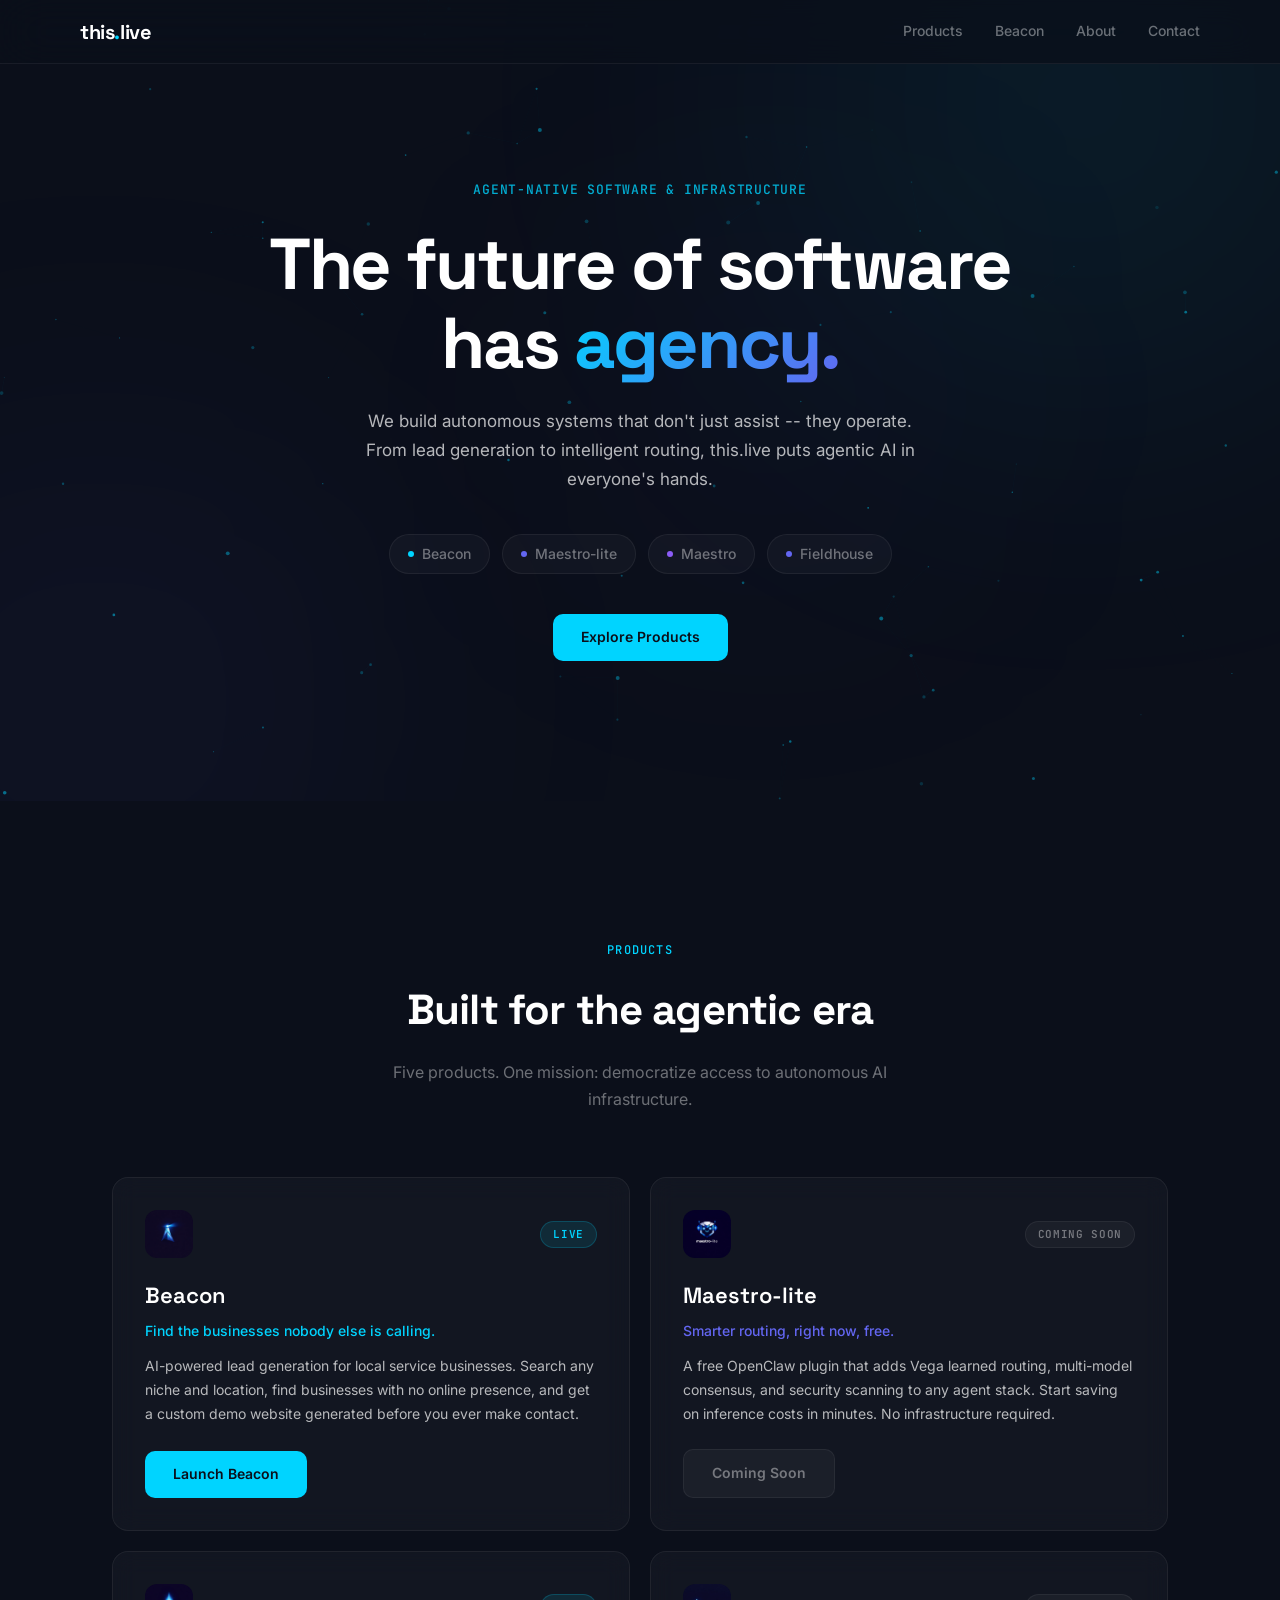
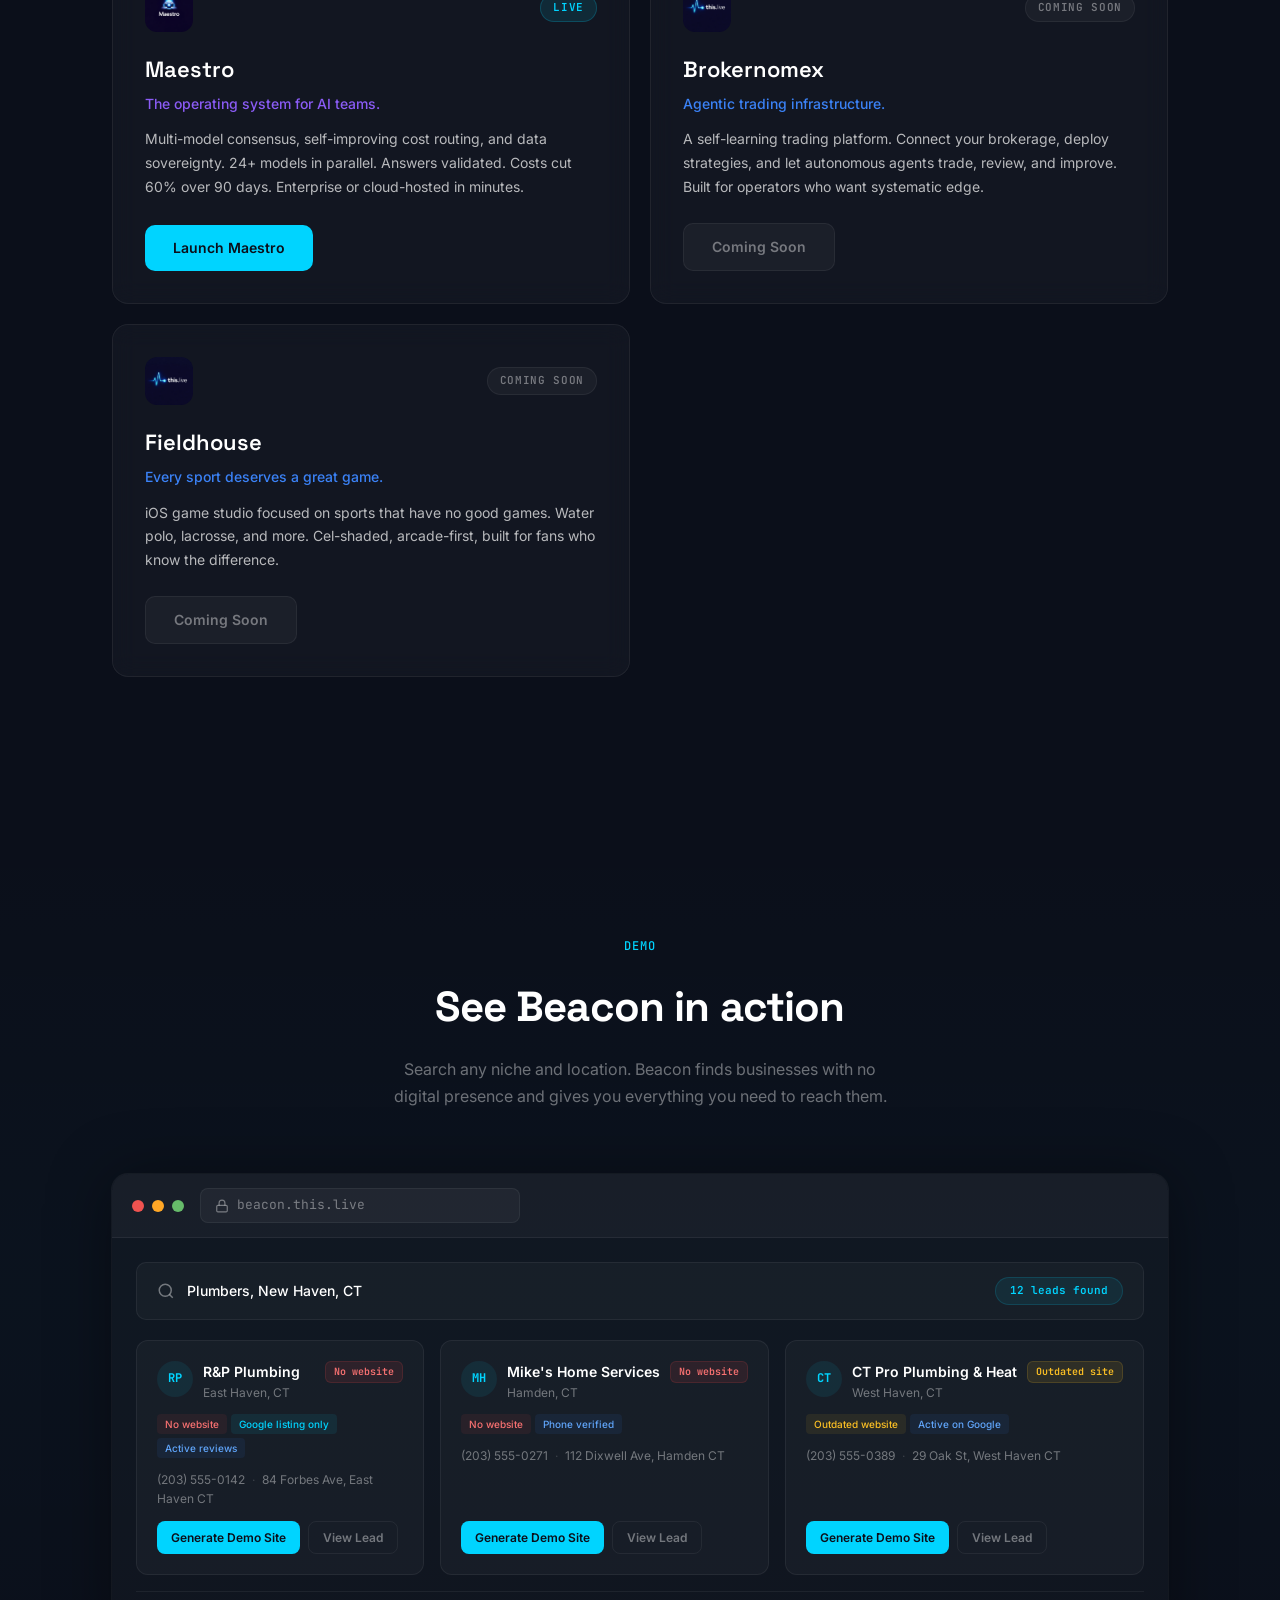
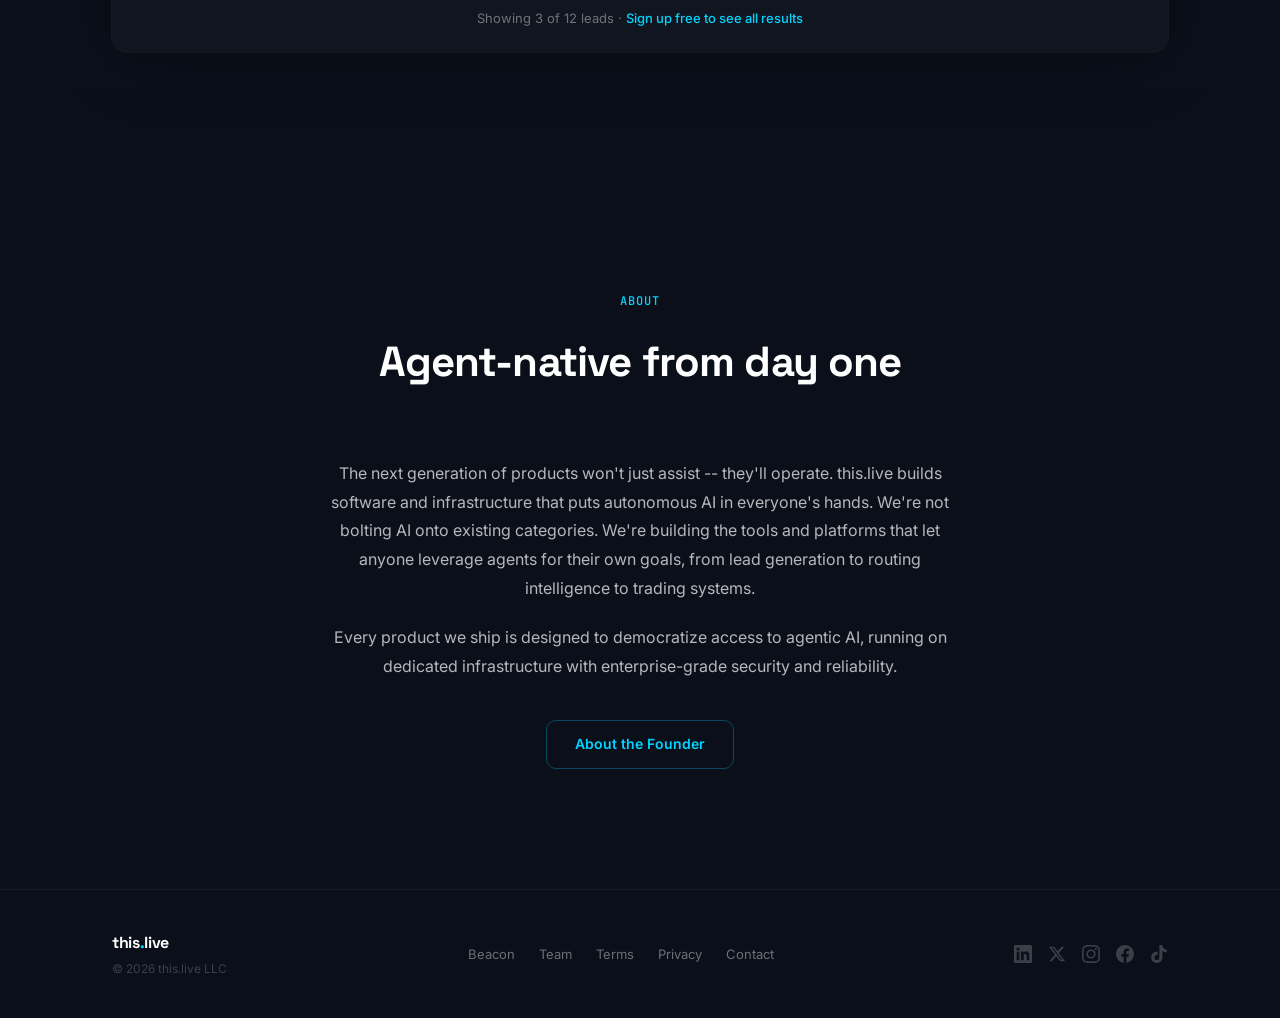
<file: index.html>
<!DOCTYPE html>
<html lang="en">
<head>
  <meta charset="UTF-8">
  <meta name="viewport" content="width=device-width, initial-scale=1.0">
  <title>this.live | Software with Agency</title>
  <meta name="description" content="this.live builds agent-native software and infrastructure. The future of software has agency.">
  <meta property="og:title" content="this.live | Software with Agency">
  <meta property="og:description" content="Agent-native software and infrastructure. Beacon, Maestro, Maestro-lite.">
  <meta property="og:url" content="https://this.live">
  <meta property="og:type" content="website">
  <meta property="og:image" content="https://this.live/og-image.png">
  <meta name="twitter:card" content="summary_large_image">
  <meta name="twitter:title" content="this.live | Software with Agency">
  <meta name="twitter:description" content="Agent-native software and infrastructure. The future of software has agency.">
  <meta name="twitter:image" content="https://this.live/og-image.png">
  <link rel="icon" type="image/png" href="/favicon.png?v=2">
  <link rel="apple-touch-icon" href="/icon-180.png">
  <link rel="preconnect" href="https://fonts.googleapis.com">
  <link rel="preconnect" href="https://fonts.gstatic.com" crossorigin>
  <link href="https://fonts.googleapis.com/css2?family=Inter:wght@300;400;500;600;700&family=Space+Grotesk:wght@400;500;600;700&family=JetBrains+Mono:wght@400;500&display=swap" rel="stylesheet">
  <link rel="stylesheet" href="style.css">
</head>
<body>

  <nav class="nav">
    <div class="nav-inner">
      <a href="#" class="logo">this<span class="logo-dot">.</span>live</a>
      <div class="nav-links">
        <a href="#products">Products</a>
        <a href="#demo">Beacon</a>
        <a href="#about">About</a>
        <a href="mailto:hello@mail.this.live">Contact</a>
      </div>
    </div>
  </nav>

  <!-- HERO -->
  <section class="hero">
    <div class="hero-orb hero-orb--1" aria-hidden="true"></div>
    <div class="hero-orb hero-orb--2" aria-hidden="true"></div>
    <div class="hero-orb hero-orb--3" aria-hidden="true"></div>
    <canvas id="hero-particles" class="hero-particles" aria-hidden="true"></canvas>
    <div class="container hero-content">
      <p class="hero-eyebrow">Agent-native software & infrastructure</p>
      <h1 class="hero-title">The future of software<br>has <span class="hero-accent">agency.</span></h1>
      <p class="hero-desc">We build autonomous systems that don't just assist -- they operate. From lead generation to intelligent routing, this.live puts agentic AI in everyone's hands.</p>
      <div class="hero-products">
        <a href="#products" class="hero-chip hero-chip--beacon">
          <span class="hero-chip-dot"></span>Beacon
        </a>
        <a href="#products" class="hero-chip hero-chip--lite">
          <span class="hero-chip-dot"></span>Maestro-lite
        </a>
        <a href="#products" class="hero-chip hero-chip--maestro">
          <span class="hero-chip-dot"></span>Maestro
        </a>
        <a href="#products" class="hero-chip hero-chip--lite">
          <span class="hero-chip-dot"></span>Fieldhouse
        </a>
      </div>
      <a href="#products" class="btn btn-primary hero-cta">Explore Products</a>
    </div>
  </section>

  <!-- PRODUCTS -->
  <section id="products" class="section section--products">
    <div class="container">
      <div class="section-header fade-in-up">
        <p class="section-label">Products</p>
        <h2 class="section-title">Built for the agentic era</h2>
        <p class="section-desc">Five products. One mission: democratize access to autonomous AI infrastructure.</p>
      </div>
      <div class="cards">

        <div class="card card--beacon fade-in-up">
          <div class="card-top">
            <img src="img/beacon-logo.jpg" alt="Beacon" class="card-logo">
            <span class="badge badge--live">Live</span>
          </div>
          <h3 class="card-name">Beacon</h3>
          <p class="card-tagline card-tagline--cyan">Find the businesses nobody else is calling.</p>
          <p class="card-desc">AI-powered lead generation for local service businesses. Search any niche and location, find businesses with no online presence, and get a custom demo website generated before you ever make contact.</p>
          <a href="https://beacon.this.live" class="btn btn-primary" target="_blank" rel="noopener">Launch Beacon</a>
        </div>

        <div class="card card--lite fade-in-up">
          <div class="card-top">
            <img src="img/maestro-lite-logo.jpg" alt="Maestro-lite" class="card-logo">
            <span class="badge badge--soon">Coming Soon</span>
          </div>
          <h3 class="card-name">Maestro-lite</h3>
          <p class="card-tagline card-tagline--indigo">Smarter routing, right now, free.</p>
          <p class="card-desc">A free OpenClaw plugin that adds Vega learned routing, multi-model consensus, and security scanning to any agent stack. Start saving on inference costs in minutes. No infrastructure required.</p>
          <span class="btn btn-disabled">Coming Soon</span>
        </div>

        <div class="card card--maestro fade-in-up">
          <div class="card-top">
            <img src="img/maestro-logo.jpg" alt="Maestro" class="card-logo">
            <span class="badge badge--live">Live</span>
          </div>
          <h3 class="card-name">Maestro</h3>
          <p class="card-tagline card-tagline--violet">The operating system for AI teams.</p>
          <p class="card-desc">Multi-model consensus, self-improving cost routing, and data sovereignty. 24+ models in parallel. Answers validated. Costs cut 60% over 90 days. Enterprise or cloud-hosted in minutes.</p>
          <a href="https://maestro.this.live" class="btn btn-primary" target="_blank" rel="noopener">Launch Maestro</a>
        </div>

        <div class="card card--bnx fade-in-up">
          <div class="card-top">
            <img src="img/thislive-logo.jpg" alt="Brokernomex" class="card-logo">
            <span class="badge badge--soon">Coming Soon</span>
          </div>
          <h3 class="card-name">Brokernomex</h3>
          <p class="card-tagline card-tagline--blue">Agentic trading infrastructure.</p>
          <p class="card-desc">A self-learning trading platform. Connect your brokerage, deploy strategies, and let autonomous agents trade, review, and improve. Built for operators who want systematic edge.</p>
          <span class="btn btn-disabled">Coming Soon</span>
        </div>

        <div class="card card--bnx fade-in-up">
          <div class="card-top">
            <img src="img/thislive-logo.jpg" alt="Fieldhouse" class="card-logo">
            <span class="badge badge--soon">Coming Soon</span>
          </div>
          <h3 class="card-name">Fieldhouse</h3>
          <p class="card-tagline card-tagline--blue">Every sport deserves a great game.</p>
          <p class="card-desc">iOS game studio focused on sports that have no good games. Water polo, lacrosse, and more. Cel-shaded, arcade-first, built for fans who know the difference.</p>
          <span class="btn btn-disabled">Coming Soon</span>
        </div>

      </div>
    </div>
  </section>

  <!-- BEACON DEMO -->
  <section id="demo" class="section section--demo">
    <div class="container">
      <div class="section-header fade-in-up">
        <p class="section-label">Demo</p>
        <h2 class="section-title">See Beacon in action</h2>
        <p class="section-desc">Search any niche and location. Beacon finds businesses with no digital presence and gives you everything you need to reach them.</p>
      </div>

      <div class="demo-window fade-in-up">
        <div class="demo-toolbar">
          <div class="demo-dots">
            <span class="demo-dot demo-dot--red"></span>
            <span class="demo-dot demo-dot--yellow"></span>
            <span class="demo-dot demo-dot--green"></span>
          </div>
          <div class="demo-url-bar">
            <svg width="14" height="14" viewBox="0 0 24 24" fill="none" stroke="currentColor" stroke-width="2"><rect x="3" y="11" width="18" height="11" rx="2"/><path d="M7 11V7a5 5 0 0110 0v4"/></svg>
            <span>beacon.this.live</span>
          </div>
        </div>
        <div class="demo-body">
          <div class="demo-search-bar">
            <svg class="demo-search-icon" width="18" height="18" viewBox="0 0 24 24" fill="none" stroke="currentColor" stroke-width="2"><circle cx="11" cy="11" r="8"/><line x1="21" y1="21" x2="16.65" y2="16.65"/></svg>
            <span class="demo-search-text">Plumbers, New Haven, CT</span>
            <span class="demo-results-badge">12 leads found</span>
          </div>
          <div class="lead-tiles">

            <div class="lead-tile">
              <div class="lead-tile__header">
                <div class="lead-tile__avatar">RP</div>
                <div class="lead-tile__meta">
                  <span class="lead-tile__name">R&amp;P Plumbing</span>
                  <span class="lead-tile__location">East Haven, CT</span>
                </div>
                <span class="lead-tile__score score-high">No website</span>
              </div>
              <div class="lead-tile__signals">
                <span class="signal signal--red">No website</span>
                <span class="signal signal--cyan">Google listing only</span>
                <span class="signal signal--blue">Active reviews</span>
              </div>
              <div class="lead-tile__contact">
                <span>(203) 555-0142</span>
                <span class="dot">&middot;</span>
                <span>84 Forbes Ave, East Haven CT</span>
              </div>
              <div class="lead-tile__actions">
                <button class="tile-btn tile-btn--primary">Generate Demo Site</button>
                <button class="tile-btn tile-btn--ghost">View Lead</button>
              </div>
            </div>

            <div class="lead-tile">
              <div class="lead-tile__header">
                <div class="lead-tile__avatar">MH</div>
                <div class="lead-tile__meta">
                  <span class="lead-tile__name">Mike's Home Services</span>
                  <span class="lead-tile__location">Hamden, CT</span>
                </div>
                <span class="lead-tile__score score-high">No website</span>
              </div>
              <div class="lead-tile__signals">
                <span class="signal signal--red">No website</span>
                <span class="signal signal--blue">Phone verified</span>
              </div>
              <div class="lead-tile__contact">
                <span>(203) 555-0271</span>
                <span class="dot">&middot;</span>
                <span>112 Dixwell Ave, Hamden CT</span>
              </div>
              <div class="lead-tile__actions">
                <button class="tile-btn tile-btn--primary">Generate Demo Site</button>
                <button class="tile-btn tile-btn--ghost">View Lead</button>
              </div>
            </div>

            <div class="lead-tile">
              <div class="lead-tile__header">
                <div class="lead-tile__avatar">CT</div>
                <div class="lead-tile__meta">
                  <span class="lead-tile__name">CT Pro Plumbing &amp; Heat</span>
                  <span class="lead-tile__location">West Haven, CT</span>
                </div>
                <span class="lead-tile__score score-med">Outdated site</span>
              </div>
              <div class="lead-tile__signals">
                <span class="signal signal--yellow">Outdated website</span>
                <span class="signal signal--blue">Active on Google</span>
              </div>
              <div class="lead-tile__contact">
                <span>(203) 555-0389</span>
                <span class="dot">&middot;</span>
                <span>29 Oak St, West Haven CT</span>
              </div>
              <div class="lead-tile__actions">
                <button class="tile-btn tile-btn--primary">Generate Demo Site</button>
                <button class="tile-btn tile-btn--ghost">View Lead</button>
              </div>
            </div>

          </div>
          <div class="demo-footer-bar">
            Showing 3 of 12 leads &middot; <a href="https://beacon.this.live" target="_blank" rel="noopener">Sign up free to see all results</a>
          </div>
        </div>
      </div>
    </div>
  </section>

  <!-- ABOUT -->
  <section id="about" class="section section--about">
    <div class="container">
      <div class="section-header fade-in-up">
        <p class="section-label">About</p>
        <h2 class="section-title">Agent-native from day one</h2>
      </div>
      <div class="about-body fade-in-up">
        <p>The next generation of products won't just assist -- they'll operate. this.live builds software and infrastructure that puts autonomous AI in everyone's hands. We're not bolting AI onto existing categories. We're building the tools and platforms that let anyone leverage agents for their own goals, from lead generation to routing intelligence to trading systems.</p>
        <p>Every product we ship is designed to democratize access to agentic AI, running on dedicated infrastructure with enterprise-grade security and reliability.</p>
        <div class="about-cta">
          <a href="https://bryce.this.live" target="_blank" rel="noopener" class="btn btn-outline">About the Founder</a>
        </div>
      </div>
    </div>
  </section>

  <!-- FOOTER -->
  <footer class="footer">
    <div class="container footer-inner">
      <div class="footer-brand">
        <span class="footer-logo">this<span class="logo-dot">.</span>live</span>
        <span class="footer-copy">&copy; 2026 this.live LLC</span>
      </div>
      <div class="footer-links">
        <a href="https://beacon.this.live" target="_blank" rel="noopener">Beacon</a>
        <a href="https://bryce.this.live" target="_blank" rel="noopener">Team</a>
        <a href="/terms.html">Terms</a>
        <a href="/privacy.html">Privacy</a>
        <a href="mailto:hello@mail.this.live">Contact</a>
      </div>
      <div class="footer-social">
        <a href="https://www.linkedin.com/company/thislive" target="_blank" rel="noopener" aria-label="LinkedIn"><svg width="18" height="18" viewBox="0 0 24 24" fill="currentColor"><path d="M20.447 20.452h-3.554v-5.569c0-1.328-.027-3.037-1.852-3.037-1.853 0-2.136 1.445-2.136 2.939v5.667H9.351V9h3.414v1.561h.046c.477-.9 1.637-1.85 3.37-1.85 3.601 0 4.267 2.37 4.267 5.455v6.286zM5.337 7.433a2.062 2.062 0 01-2.063-2.065 2.064 2.064 0 112.063 2.065zm1.782 13.019H3.555V9h3.564v11.452zM22.225 0H1.771C.792 0 0 .774 0 1.729v20.542C0 23.227.792 24 1.771 24h20.451C23.2 24 24 23.227 24 22.271V1.729C24 .774 23.2 0 22.222 0h.003z"/></svg></a>
        <a href="https://x.com/ThisLiveActual" target="_blank" rel="noopener" aria-label="X"><svg width="18" height="18" viewBox="0 0 24 24" fill="currentColor"><path d="M18.244 2.25h3.308l-7.227 8.26 8.502 11.24H16.17l-5.214-6.817L4.99 21.75H1.68l7.73-8.835L1.254 2.25H8.08l4.713 6.231zm-1.161 17.52h1.833L7.084 4.126H5.117z"/></svg></a>
        <a href="https://www.instagram.com/thisliveactual" target="_blank" rel="noopener" aria-label="Instagram"><svg width="18" height="18" viewBox="0 0 24 24" fill="currentColor"><path d="M12 2.163c3.204 0 3.584.012 4.85.07 3.252.148 4.771 1.691 4.919 4.919.058 1.265.069 1.645.069 4.849 0 3.205-.012 3.584-.069 4.849-.149 3.225-1.664 4.771-4.919 4.919-1.266.058-1.644.07-4.85.07-3.204 0-3.584-.012-4.849-.07-3.26-.149-4.771-1.699-4.919-4.92-.058-1.265-.07-1.644-.07-4.849 0-3.204.013-3.583.07-4.849.149-3.227 1.664-4.771 4.919-4.919 1.266-.057 1.645-.069 4.849-.069zM12 0C8.741 0 8.333.014 7.053.072 2.695.272.273 2.69.073 7.052.014 8.333 0 8.741 0 12c0 3.259.014 3.668.072 4.948.2 4.358 2.618 6.78 6.98 6.98C8.333 23.986 8.741 24 12 24c3.259 0 3.668-.014 4.948-.072 4.354-.2 6.782-2.618 6.979-6.98.059-1.28.073-1.689.073-4.948 0-3.259-.014-3.667-.072-4.947-.196-4.354-2.617-6.78-6.979-6.98C15.668.014 15.259 0 12 0zm0 5.838a6.162 6.162 0 100 12.324 6.162 6.162 0 000-12.324zM12 16a4 4 0 110-8 4 4 0 010 8zm6.406-11.845a1.44 1.44 0 100 2.881 1.44 1.44 0 000-2.881z"/></svg></a>
        <a href="https://www.facebook.com/thisliveactual" target="_blank" rel="noopener" aria-label="Facebook"><svg width="18" height="18" viewBox="0 0 24 24" fill="currentColor"><path d="M24 12.073c0-6.627-5.373-12-12-12s-12 5.373-12 12c0 5.99 4.388 10.954 10.125 11.854v-8.385H7.078v-3.47h3.047V9.43c0-3.007 1.792-4.669 4.533-4.669 1.312 0 2.686.235 2.686.235v2.953H15.83c-1.491 0-1.956.925-1.956 1.874v2.25h3.328l-.532 3.47h-2.796v8.385C19.612 23.027 24 18.062 24 12.073z"/></svg></a>
        <a href="https://www.tiktok.com/@bryce_thislive" target="_blank" rel="noopener" aria-label="TikTok"><svg width="18" height="18" viewBox="0 0 24 24" fill="currentColor"><path d="M12.525.02c1.31-.02 2.61-.01 3.91-.02.08 1.53.63 3.09 1.75 4.17 1.12 1.11 2.7 1.62 4.24 1.79v4.03c-1.44-.05-2.89-.35-4.2-.97-.57-.26-1.1-.59-1.62-.93-.01 2.92.01 5.84-.02 8.75-.08 1.4-.54 2.79-1.35 3.94-1.31 1.92-3.58 3.17-5.91 3.21-1.43.08-2.86-.31-4.08-1.03-2.02-1.19-3.44-3.37-3.65-5.71-.02-.5-.03-1-.01-1.49.18-1.9 1.12-3.72 2.58-4.96 1.66-1.44 3.98-2.13 6.15-1.72.02 1.48-.04 2.96-.04 4.44-.99-.32-2.15-.23-3.02.37-.63.41-1.11 1.04-1.36 1.75-.21.51-.15 1.07-.14 1.61.24 1.64 1.82 3.02 3.5 2.87 1.12-.01 2.19-.66 2.77-1.61.19-.33.4-.67.41-1.06.1-1.79.06-3.57.07-5.36.01-4.03-.01-8.05.02-12.07z"/></svg></a>
      </div>
    </div>
  </footer>

  <script>
    // Particle background
    (function() {
      const canvas = document.getElementById('hero-particles');
      if (!canvas) return;
      const ctx = canvas.getContext('2d');
      let w, h, particles = [];

      function resize() {
        const hero = canvas.parentElement;
        w = canvas.width = hero.offsetWidth;
        h = canvas.height = hero.offsetHeight;
      }

      function createParticles() {
        particles = [];
        const count = Math.floor((w * h) / 12000);
        for (let i = 0; i < count; i++) {
          particles.push({
            x: Math.random() * w,
            y: Math.random() * h,
            r: Math.random() * 1.5 + 0.5,
            dx: (Math.random() - 0.5) * 0.3,
            dy: (Math.random() - 0.5) * 0.3,
            o: Math.random() * 0.4 + 0.1
          });
        }
      }

      function draw() {
        ctx.clearRect(0, 0, w, h);
        for (const p of particles) {
          p.x += p.dx;
          p.y += p.dy;
          if (p.x < 0) p.x = w;
          if (p.x > w) p.x = 0;
          if (p.y < 0) p.y = h;
          if (p.y > h) p.y = 0;
          ctx.beginPath();
          ctx.arc(p.x, p.y, p.r, 0, Math.PI * 2);
          ctx.fillStyle = `rgba(0, 212, 255, ${p.o})`;
          ctx.fill();
        }
        for (let i = 0; i < particles.length; i++) {
          for (let j = i + 1; j < particles.length; j++) {
            const dx = particles[i].x - particles[j].x;
            const dy = particles[i].y - particles[j].y;
            const dist = Math.sqrt(dx * dx + dy * dy);
            if (dist < 100) {
              ctx.beginPath();
              ctx.moveTo(particles[i].x, particles[i].y);
              ctx.lineTo(particles[j].x, particles[j].y);
              ctx.strokeStyle = `rgba(0, 212, 255, ${0.06 * (1 - dist / 100)})`;
              ctx.lineWidth = 0.5;
              ctx.stroke();
            }
          }
        }
        requestAnimationFrame(draw);
      }

      resize();
      createParticles();
      draw();
      window.addEventListener('resize', () => { resize(); createParticles(); });
    })();

    // Scroll animations
    (function() {
      const els = document.querySelectorAll('.fade-in-up');
      const observer = new IntersectionObserver((entries) => {
        entries.forEach((entry) => {
          if (entry.isIntersecting) {
            entry.target.classList.add('is-visible');
            observer.unobserve(entry.target);
          }
        });
      }, { threshold: 0.1, rootMargin: '0px 0px -40px 0px' });
      els.forEach((el) => observer.observe(el));
    })();
  </script>

</body>
</html>
</file>
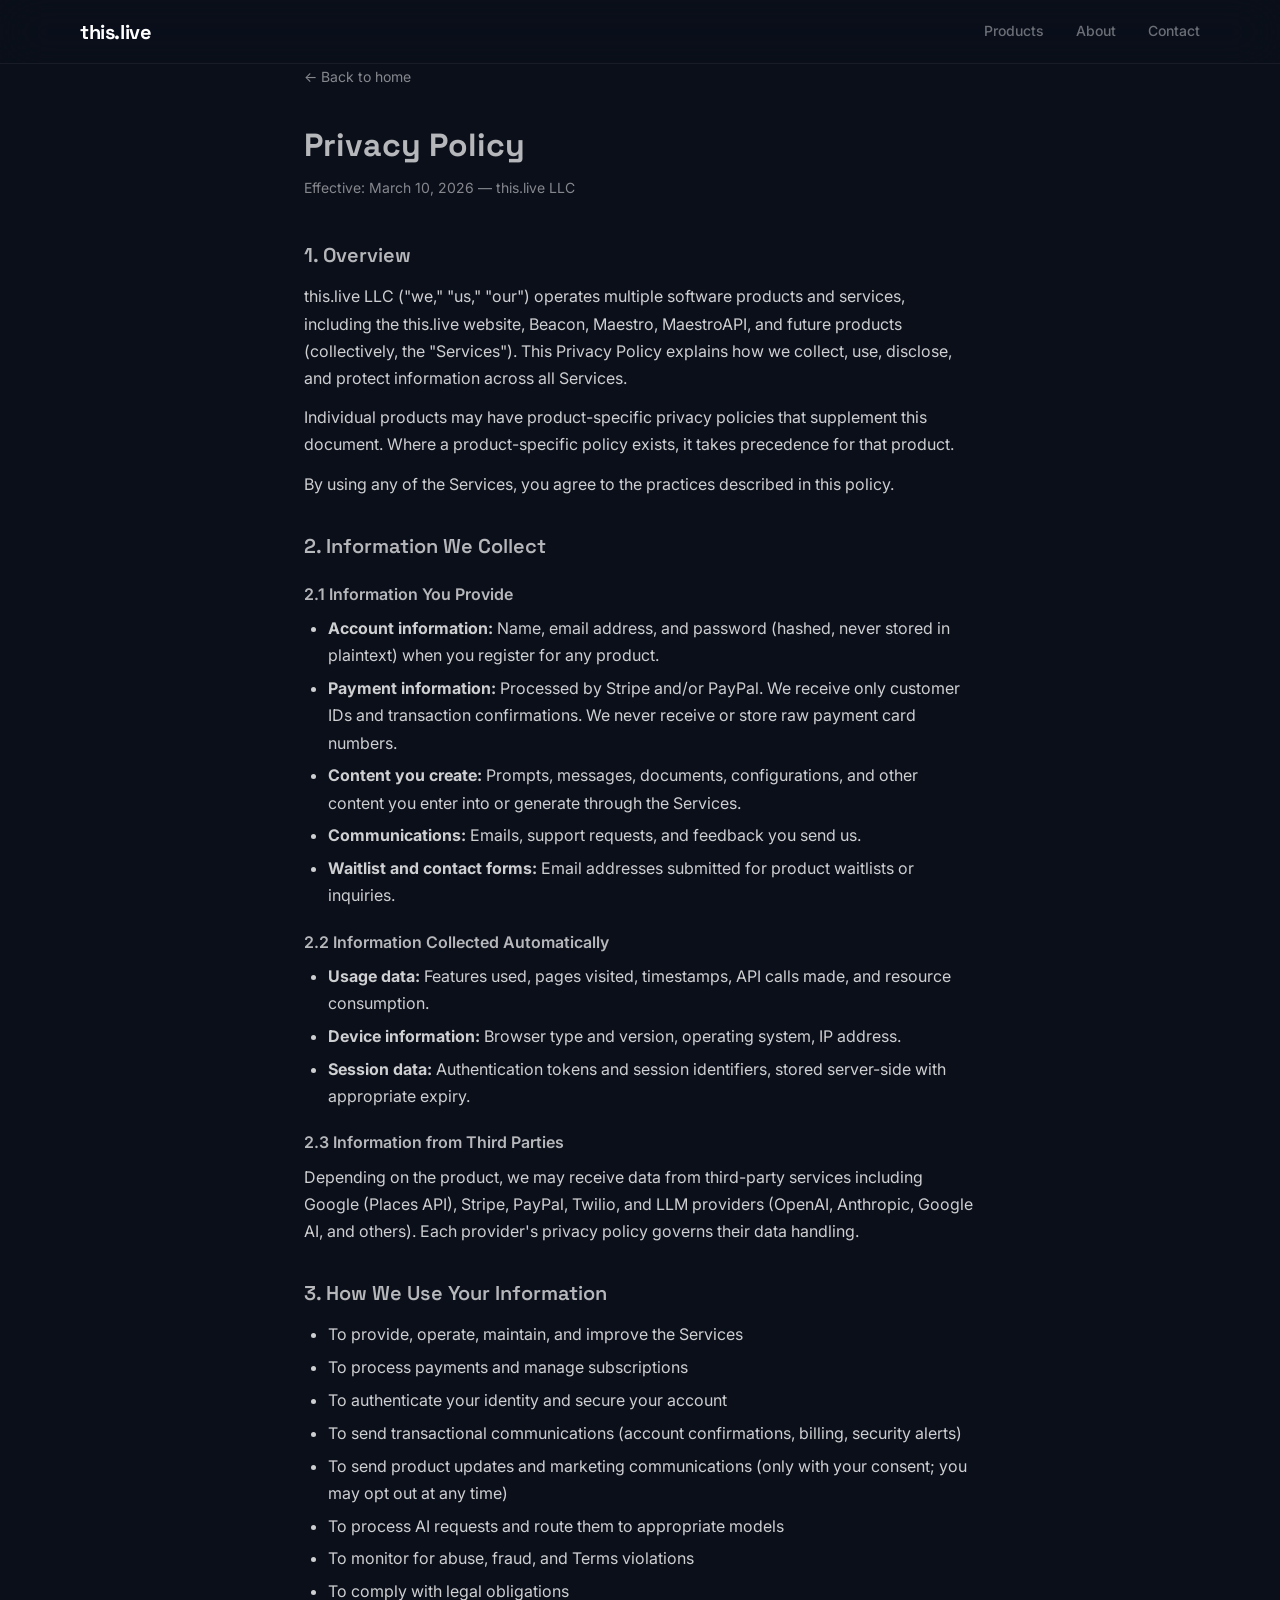
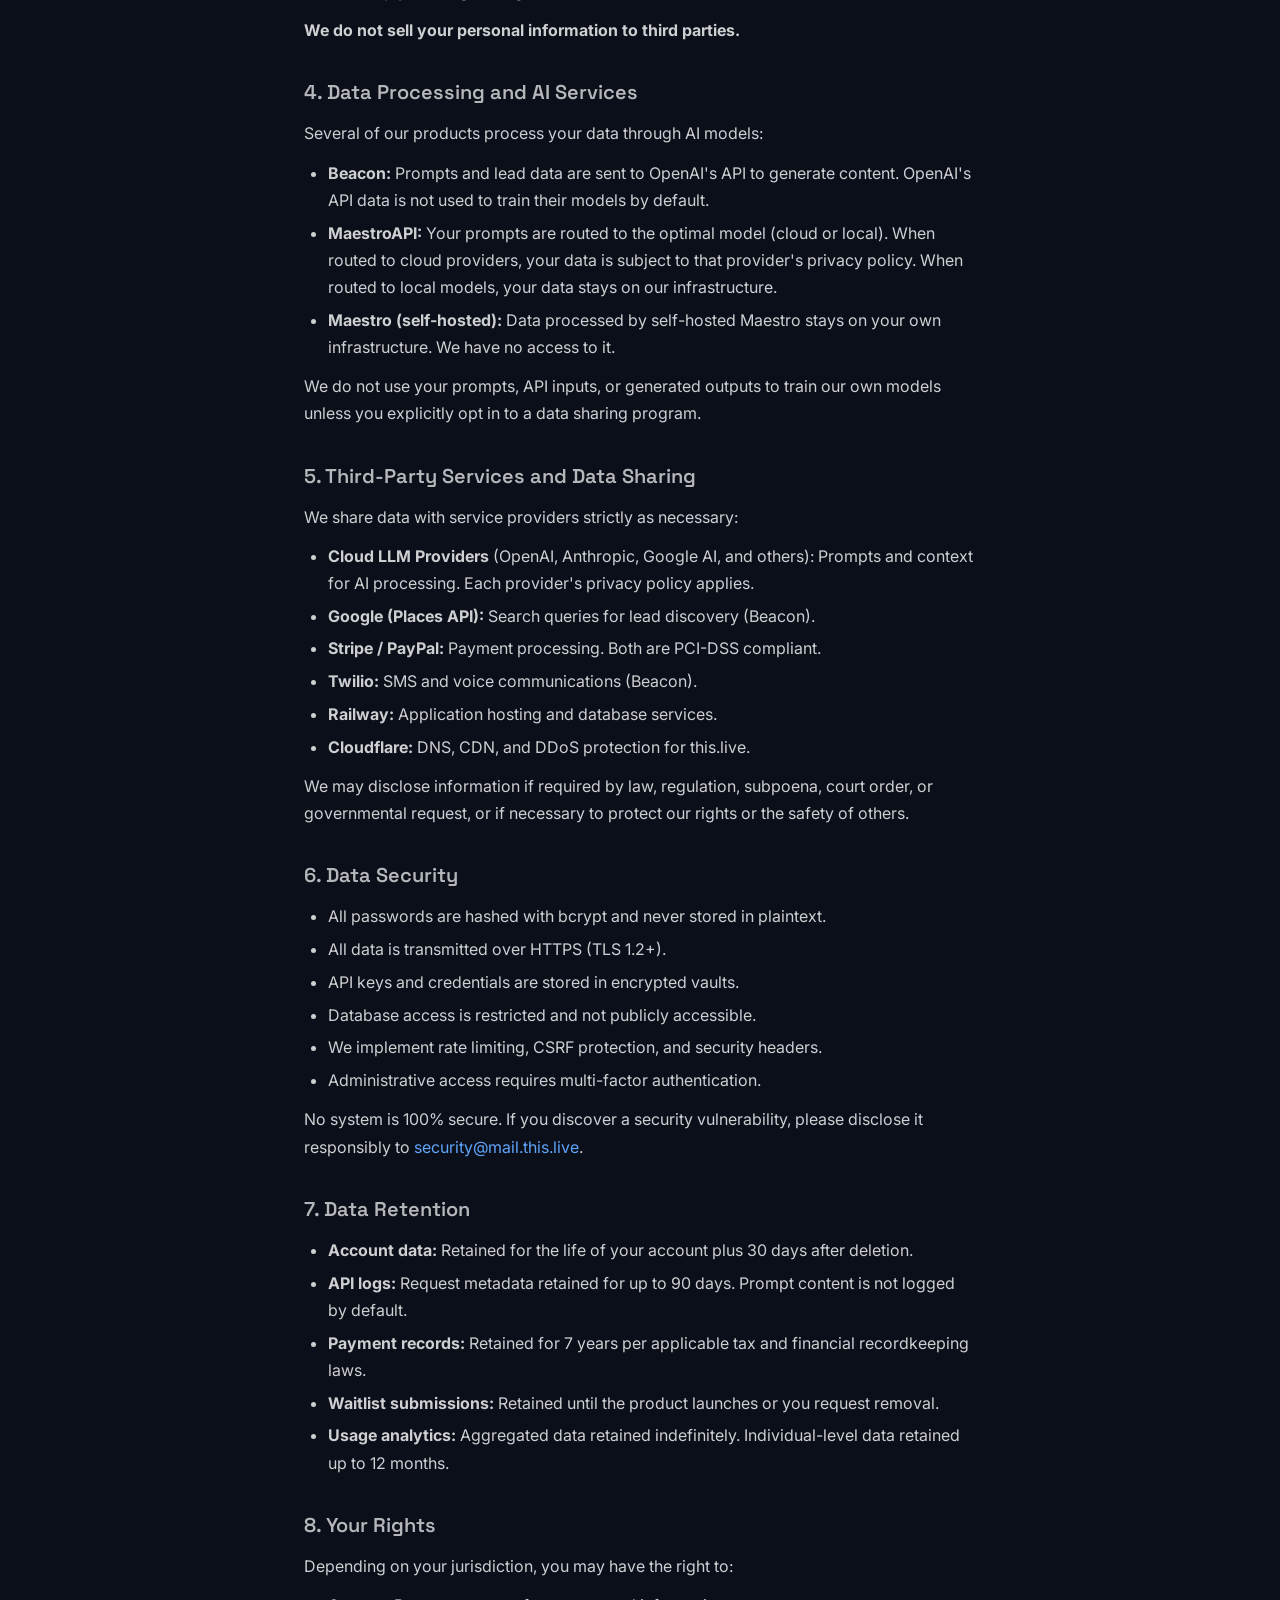
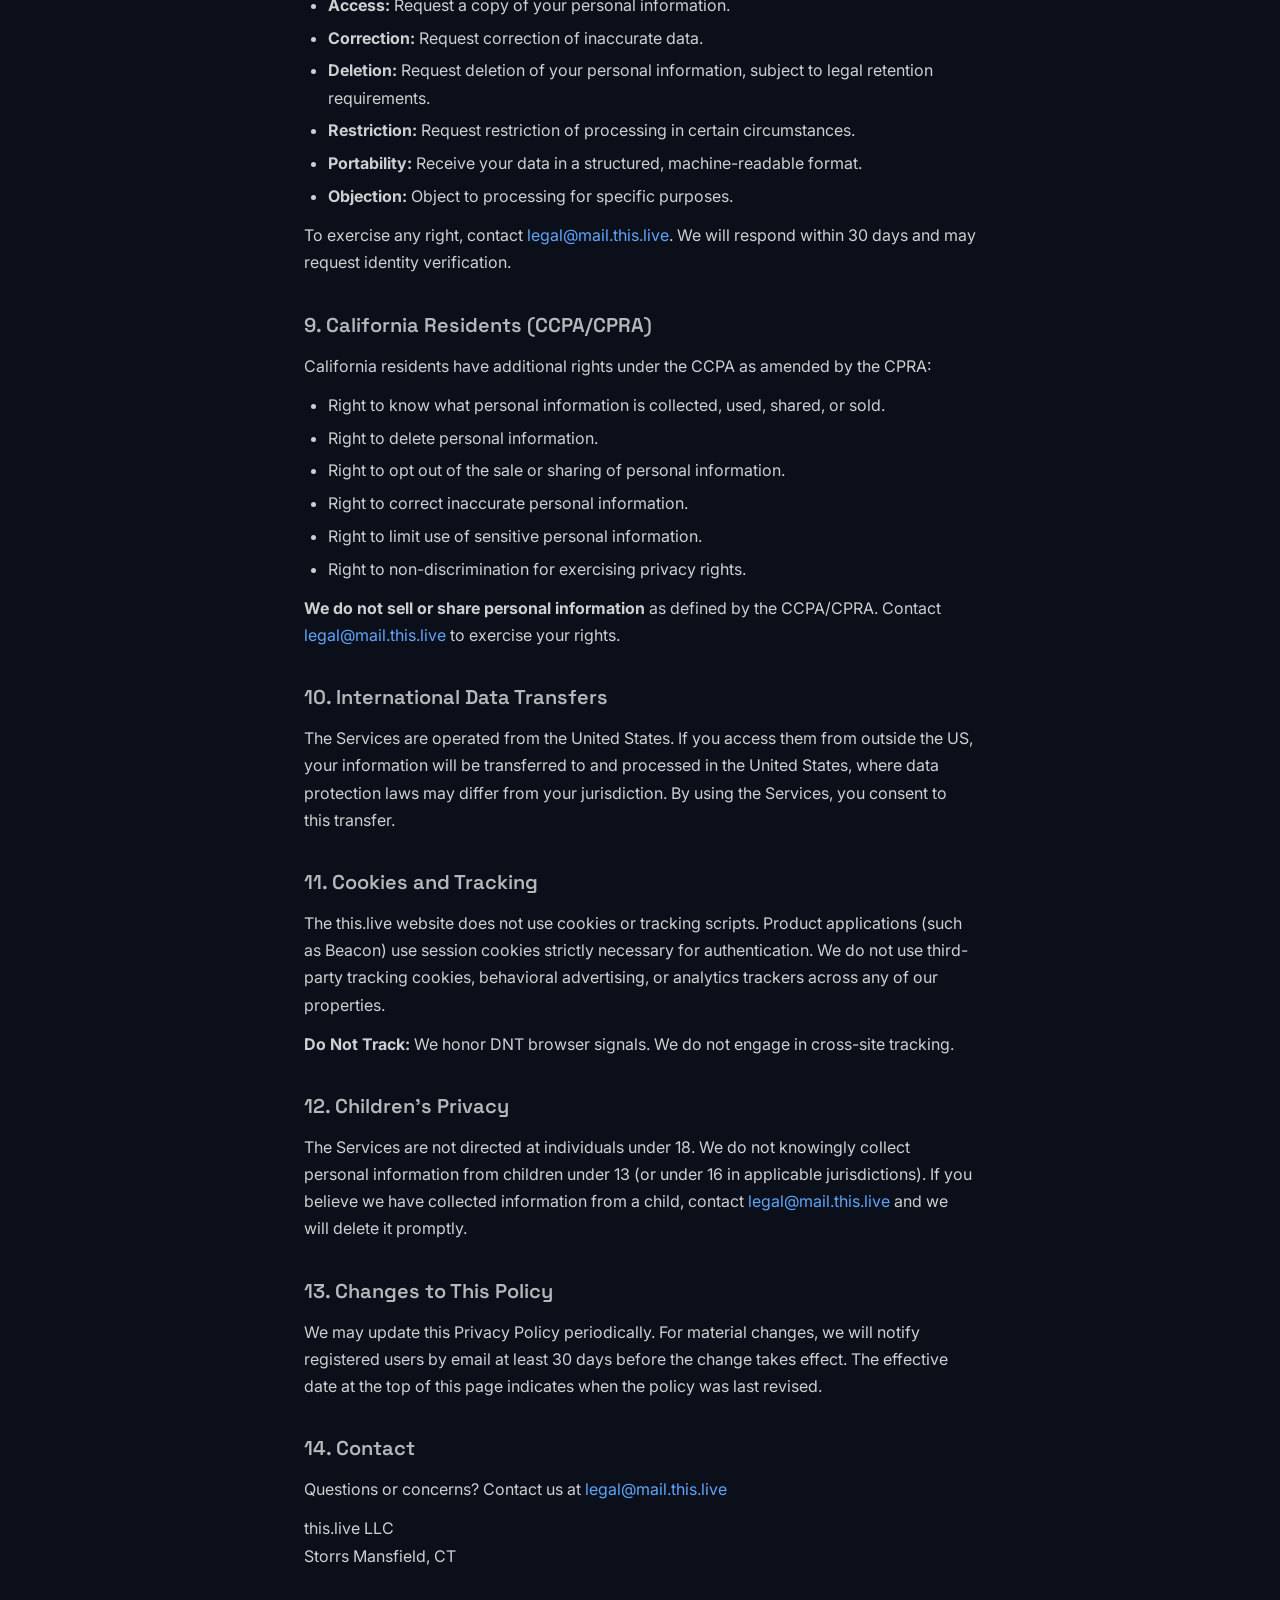
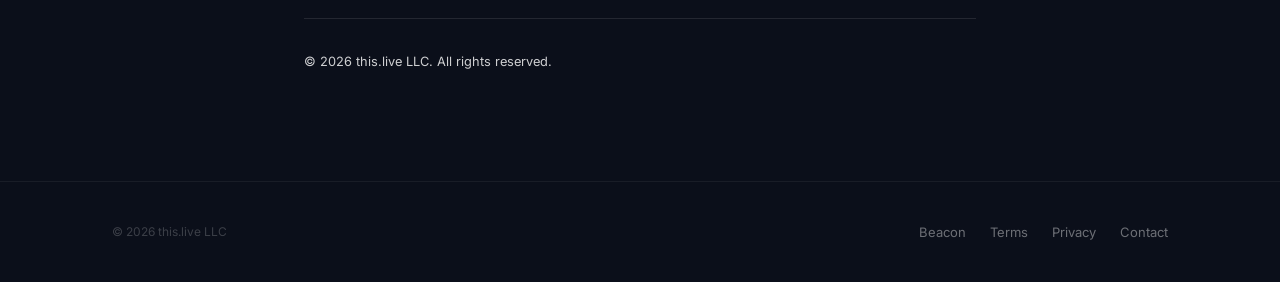
<file: privacy.html>
<!DOCTYPE html>
<html lang="en">
<head>
  <meta charset="UTF-8">
  <meta name="viewport" content="width=device-width, initial-scale=1.0">
  <title>Privacy Policy — this.live</title>
  <meta name="description" content="Privacy Policy for this.live LLC and its products.">
  <link rel="icon" type="image/png" href="/favicon.png?v=2">
  <link rel="apple-touch-icon" href="/icon-180.png">
  <link rel="preconnect" href="https://fonts.googleapis.com">
  <link rel="preconnect" href="https://fonts.gstatic.com" crossorigin>
  <link href="https://fonts.googleapis.com/css2?family=Inter:wght@300;400;500;600;700&family=Space+Grotesk:wght@400;500;600;700&display=swap" rel="stylesheet">
  <link rel="stylesheet" href="style.css">
  <style>
    .legal { max-width: 720px; margin: 0 auto; padding: 4rem 1.5rem 6rem; }
    .legal h1 { font-family: 'Space Grotesk', sans-serif; font-size: 2rem; font-weight: 700; margin-bottom: 0.25rem; }
    .legal .meta { color: rgba(255,255,255,0.5); font-size: 0.875rem; margin-bottom: 2.5rem; }
    .legal h2 { font-family: 'Space Grotesk', sans-serif; font-size: 1.25rem; font-weight: 600; margin-top: 2rem; margin-bottom: 0.75rem; }
    .legal h3 { font-size: 1rem; font-weight: 600; margin-top: 1.25rem; margin-bottom: 0.5rem; }
    .legal p { color: rgba(255,255,255,0.8); line-height: 1.7; margin-bottom: 0.75rem; }
    .legal ul { color: rgba(255,255,255,0.8); line-height: 1.7; padding-left: 1.5rem; margin-bottom: 0.75rem; }
    .legal li { margin-bottom: 0.35rem; }
    .legal a { color: #60a5fa; text-decoration: none; }
    .legal a:hover { text-decoration: underline; }
    .legal .back { display: inline-block; margin-bottom: 2rem; color: rgba(255,255,255,0.5); font-size: 0.875rem; }
    .legal .back:hover { color: #fff; }
    .legal-footer { margin-top: 3rem; padding-top: 2rem; border-top: 1px solid rgba(255,255,255,0.1); font-size: 0.8rem; color: rgba(255,255,255,0.4); }
  </style>
</head>
<body>
  <div class="grain" aria-hidden="true"></div>

  <nav class="nav">
    <div class="nav-inner">
      <a href="/" class="logo">this.live</a>
      <div class="nav-links">
        <a href="/#products">Products</a>
        <a href="/#about">About</a>
        <a href="/#contact">Contact</a>
      </div>
    </div>
  </nav>

  <div class="legal">
    <a href="/" class="back">&larr; Back to home</a>
    <h1>Privacy Policy</h1>
    <p class="meta">Effective: March 10, 2026 &mdash; this.live LLC</p>

    <h2>1. Overview</h2>
    <p>this.live LLC ("we," "us," "our") operates multiple software products and services, including the this.live website, Beacon, Maestro, MaestroAPI, and future products (collectively, the "Services"). This Privacy Policy explains how we collect, use, disclose, and protect information across all Services.</p>
    <p>Individual products may have product-specific privacy policies that supplement this document. Where a product-specific policy exists, it takes precedence for that product.</p>
    <p>By using any of the Services, you agree to the practices described in this policy.</p>

    <h2>2. Information We Collect</h2>

    <h3>2.1 Information You Provide</h3>
    <ul>
      <li><strong>Account information:</strong> Name, email address, and password (hashed, never stored in plaintext) when you register for any product.</li>
      <li><strong>Payment information:</strong> Processed by Stripe and/or PayPal. We receive only customer IDs and transaction confirmations. We never receive or store raw payment card numbers.</li>
      <li><strong>Content you create:</strong> Prompts, messages, documents, configurations, and other content you enter into or generate through the Services.</li>
      <li><strong>Communications:</strong> Emails, support requests, and feedback you send us.</li>
      <li><strong>Waitlist and contact forms:</strong> Email addresses submitted for product waitlists or inquiries.</li>
    </ul>

    <h3>2.2 Information Collected Automatically</h3>
    <ul>
      <li><strong>Usage data:</strong> Features used, pages visited, timestamps, API calls made, and resource consumption.</li>
      <li><strong>Device information:</strong> Browser type and version, operating system, IP address.</li>
      <li><strong>Session data:</strong> Authentication tokens and session identifiers, stored server-side with appropriate expiry.</li>
    </ul>

    <h3>2.3 Information from Third Parties</h3>
    <p>Depending on the product, we may receive data from third-party services including Google (Places API), Stripe, PayPal, Twilio, and LLM providers (OpenAI, Anthropic, Google AI, and others). Each provider's privacy policy governs their data handling.</p>

    <h2>3. How We Use Your Information</h2>
    <ul>
      <li>To provide, operate, maintain, and improve the Services</li>
      <li>To process payments and manage subscriptions</li>
      <li>To authenticate your identity and secure your account</li>
      <li>To send transactional communications (account confirmations, billing, security alerts)</li>
      <li>To send product updates and marketing communications (only with your consent; you may opt out at any time)</li>
      <li>To process AI requests and route them to appropriate models</li>
      <li>To monitor for abuse, fraud, and Terms violations</li>
      <li>To comply with legal obligations</li>
    </ul>
    <p><strong>We do not sell your personal information to third parties.</strong></p>

    <h2>4. Data Processing and AI Services</h2>
    <p>Several of our products process your data through AI models:</p>
    <ul>
      <li><strong>Beacon:</strong> Prompts and lead data are sent to OpenAI's API to generate content. OpenAI's API data is not used to train their models by default.</li>
      <li><strong>MaestroAPI:</strong> Your prompts are routed to the optimal model (cloud or local). When routed to cloud providers, your data is subject to that provider's privacy policy. When routed to local models, your data stays on our infrastructure.</li>
      <li><strong>Maestro (self-hosted):</strong> Data processed by self-hosted Maestro stays on your own infrastructure. We have no access to it.</li>
    </ul>
    <p>We do not use your prompts, API inputs, or generated outputs to train our own models unless you explicitly opt in to a data sharing program.</p>

    <h2>5. Third-Party Services and Data Sharing</h2>
    <p>We share data with service providers strictly as necessary:</p>
    <ul>
      <li><strong>Cloud LLM Providers</strong> (OpenAI, Anthropic, Google AI, and others): Prompts and context for AI processing. Each provider's privacy policy applies.</li>
      <li><strong>Google (Places API):</strong> Search queries for lead discovery (Beacon).</li>
      <li><strong>Stripe / PayPal:</strong> Payment processing. Both are PCI-DSS compliant.</li>
      <li><strong>Twilio:</strong> SMS and voice communications (Beacon).</li>
      <li><strong>Railway:</strong> Application hosting and database services.</li>
      <li><strong>Cloudflare:</strong> DNS, CDN, and DDoS protection for this.live.</li>
    </ul>
    <p>We may disclose information if required by law, regulation, subpoena, court order, or governmental request, or if necessary to protect our rights or the safety of others.</p>

    <h2>6. Data Security</h2>
    <ul>
      <li>All passwords are hashed with bcrypt and never stored in plaintext.</li>
      <li>All data is transmitted over HTTPS (TLS 1.2+).</li>
      <li>API keys and credentials are stored in encrypted vaults.</li>
      <li>Database access is restricted and not publicly accessible.</li>
      <li>We implement rate limiting, CSRF protection, and security headers.</li>
      <li>Administrative access requires multi-factor authentication.</li>
    </ul>
    <p>No system is 100% secure. If you discover a security vulnerability, please disclose it responsibly to <a href="mailto:security@mail.this.live">security@mail.this.live</a>.</p>

    <h2>7. Data Retention</h2>
    <ul>
      <li><strong>Account data:</strong> Retained for the life of your account plus 30 days after deletion.</li>
      <li><strong>API logs:</strong> Request metadata retained for up to 90 days. Prompt content is not logged by default.</li>
      <li><strong>Payment records:</strong> Retained for 7 years per applicable tax and financial recordkeeping laws.</li>
      <li><strong>Waitlist submissions:</strong> Retained until the product launches or you request removal.</li>
      <li><strong>Usage analytics:</strong> Aggregated data retained indefinitely. Individual-level data retained up to 12 months.</li>
    </ul>

    <h2>8. Your Rights</h2>
    <p>Depending on your jurisdiction, you may have the right to:</p>
    <ul>
      <li><strong>Access:</strong> Request a copy of your personal information.</li>
      <li><strong>Correction:</strong> Request correction of inaccurate data.</li>
      <li><strong>Deletion:</strong> Request deletion of your personal information, subject to legal retention requirements.</li>
      <li><strong>Restriction:</strong> Request restriction of processing in certain circumstances.</li>
      <li><strong>Portability:</strong> Receive your data in a structured, machine-readable format.</li>
      <li><strong>Objection:</strong> Object to processing for specific purposes.</li>
    </ul>
    <p>To exercise any right, contact <a href="mailto:legal@mail.this.live">legal@mail.this.live</a>. We will respond within 30 days and may request identity verification.</p>

    <h2>9. California Residents (CCPA/CPRA)</h2>
    <p>California residents have additional rights under the CCPA as amended by the CPRA:</p>
    <ul>
      <li>Right to know what personal information is collected, used, shared, or sold.</li>
      <li>Right to delete personal information.</li>
      <li>Right to opt out of the sale or sharing of personal information.</li>
      <li>Right to correct inaccurate personal information.</li>
      <li>Right to limit use of sensitive personal information.</li>
      <li>Right to non-discrimination for exercising privacy rights.</li>
    </ul>
    <p><strong>We do not sell or share personal information</strong> as defined by the CCPA/CPRA. Contact <a href="mailto:legal@mail.this.live">legal@mail.this.live</a> to exercise your rights.</p>

    <h2>10. International Data Transfers</h2>
    <p>The Services are operated from the United States. If you access them from outside the US, your information will be transferred to and processed in the United States, where data protection laws may differ from your jurisdiction. By using the Services, you consent to this transfer.</p>

    <h2>11. Cookies and Tracking</h2>
    <p>The this.live website does not use cookies or tracking scripts. Product applications (such as Beacon) use session cookies strictly necessary for authentication. We do not use third-party tracking cookies, behavioral advertising, or analytics trackers across any of our properties.</p>
    <p><strong>Do Not Track:</strong> We honor DNT browser signals. We do not engage in cross-site tracking.</p>

    <h2>12. Children's Privacy</h2>
    <p>The Services are not directed at individuals under 18. We do not knowingly collect personal information from children under 13 (or under 16 in applicable jurisdictions). If you believe we have collected information from a child, contact <a href="mailto:legal@mail.this.live">legal@mail.this.live</a> and we will delete it promptly.</p>

    <h2>13. Changes to This Policy</h2>
    <p>We may update this Privacy Policy periodically. For material changes, we will notify registered users by email at least 30 days before the change takes effect. The effective date at the top of this page indicates when the policy was last revised.</p>

    <h2>14. Contact</h2>
    <p>Questions or concerns? Contact us at <a href="mailto:legal@mail.this.live">legal@mail.this.live</a></p>
    <p>this.live LLC<br>Storrs Mansfield, CT</p>

    <div class="legal-footer">
      <p>&copy; 2026 this.live LLC. All rights reserved.</p>
    </div>
  </div>

  <footer class="footer">
    <div class="container footer-inner">
      <span class="footer-copy">&copy; 2026 this.live LLC</span>
      <div class="footer-links">
        <a href="https://beacon.this.live" target="_blank" rel="noopener">Beacon</a>
        <a href="/terms.html">Terms</a>
        <a href="/privacy.html">Privacy</a>
        <a href="mailto:hello@mail.this.live">Contact</a>
      </div>
    </div>
  </footer>
</body>
</html>
</file>
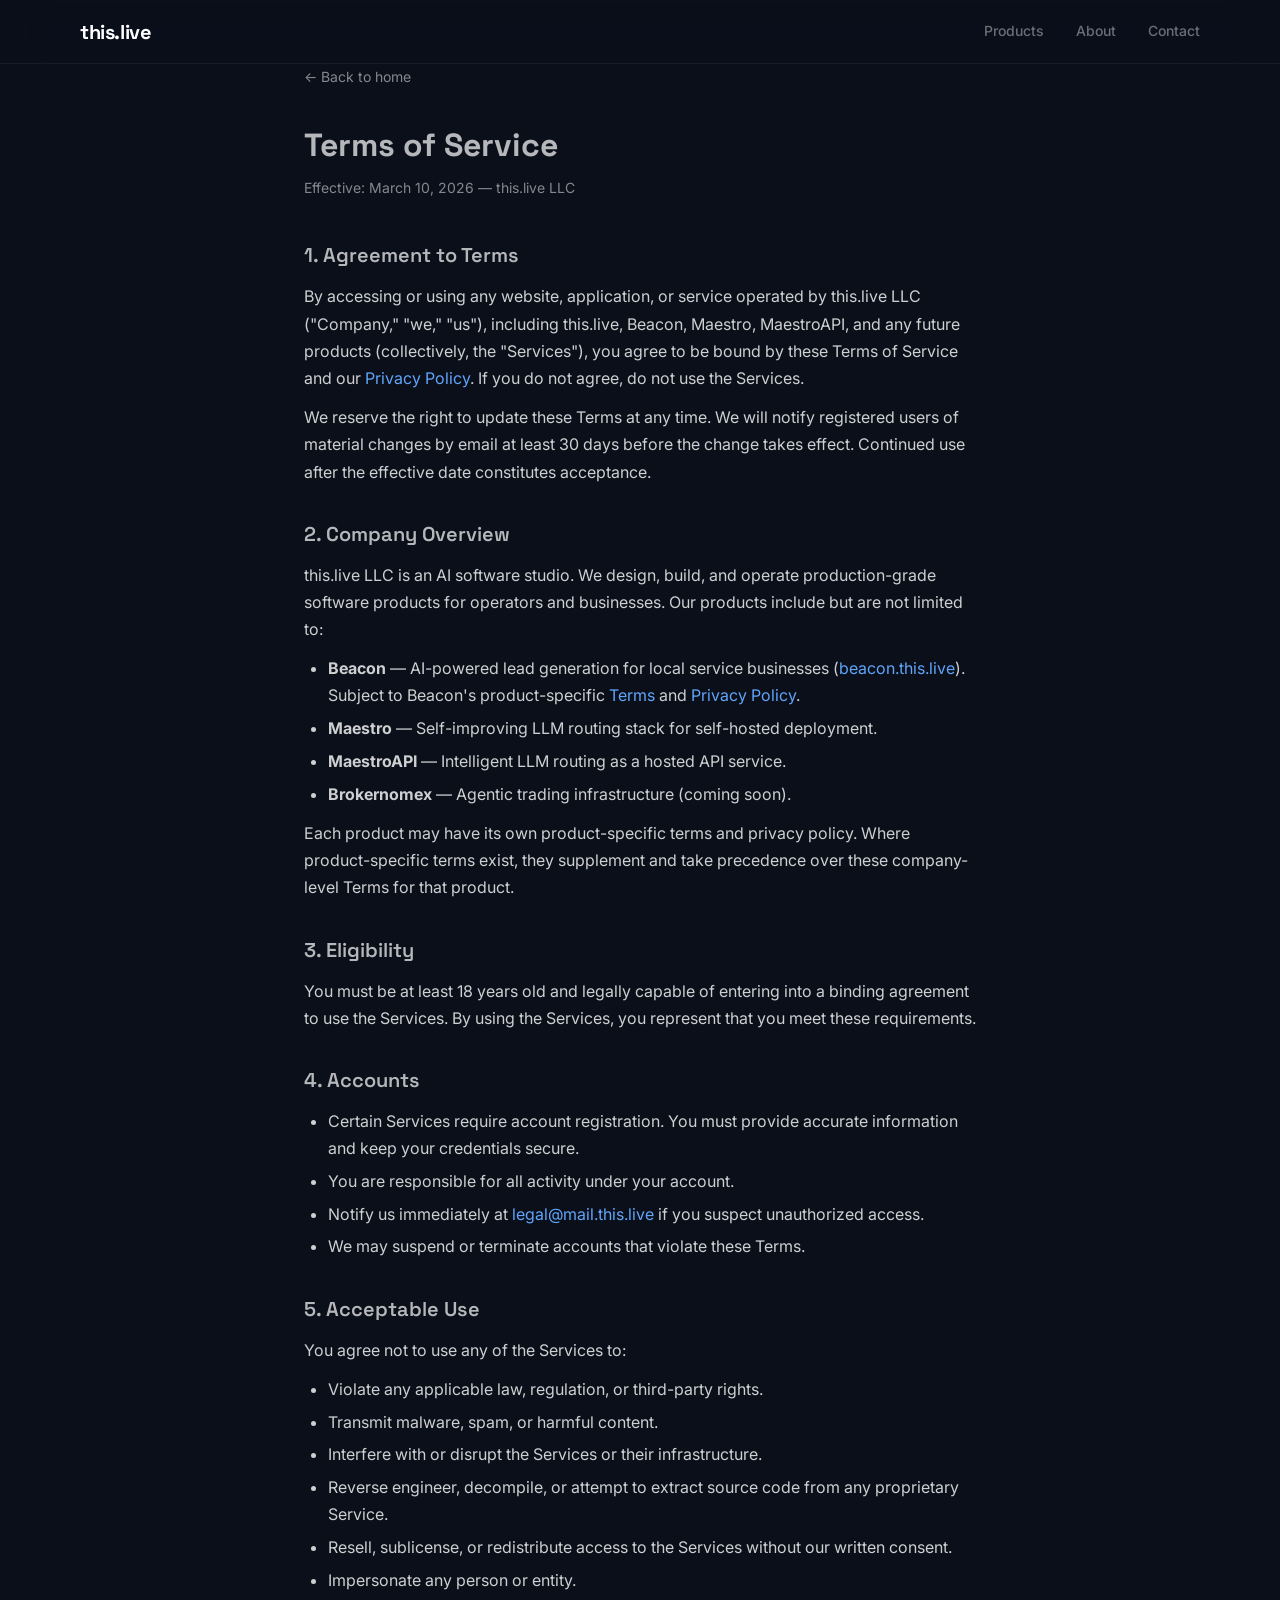
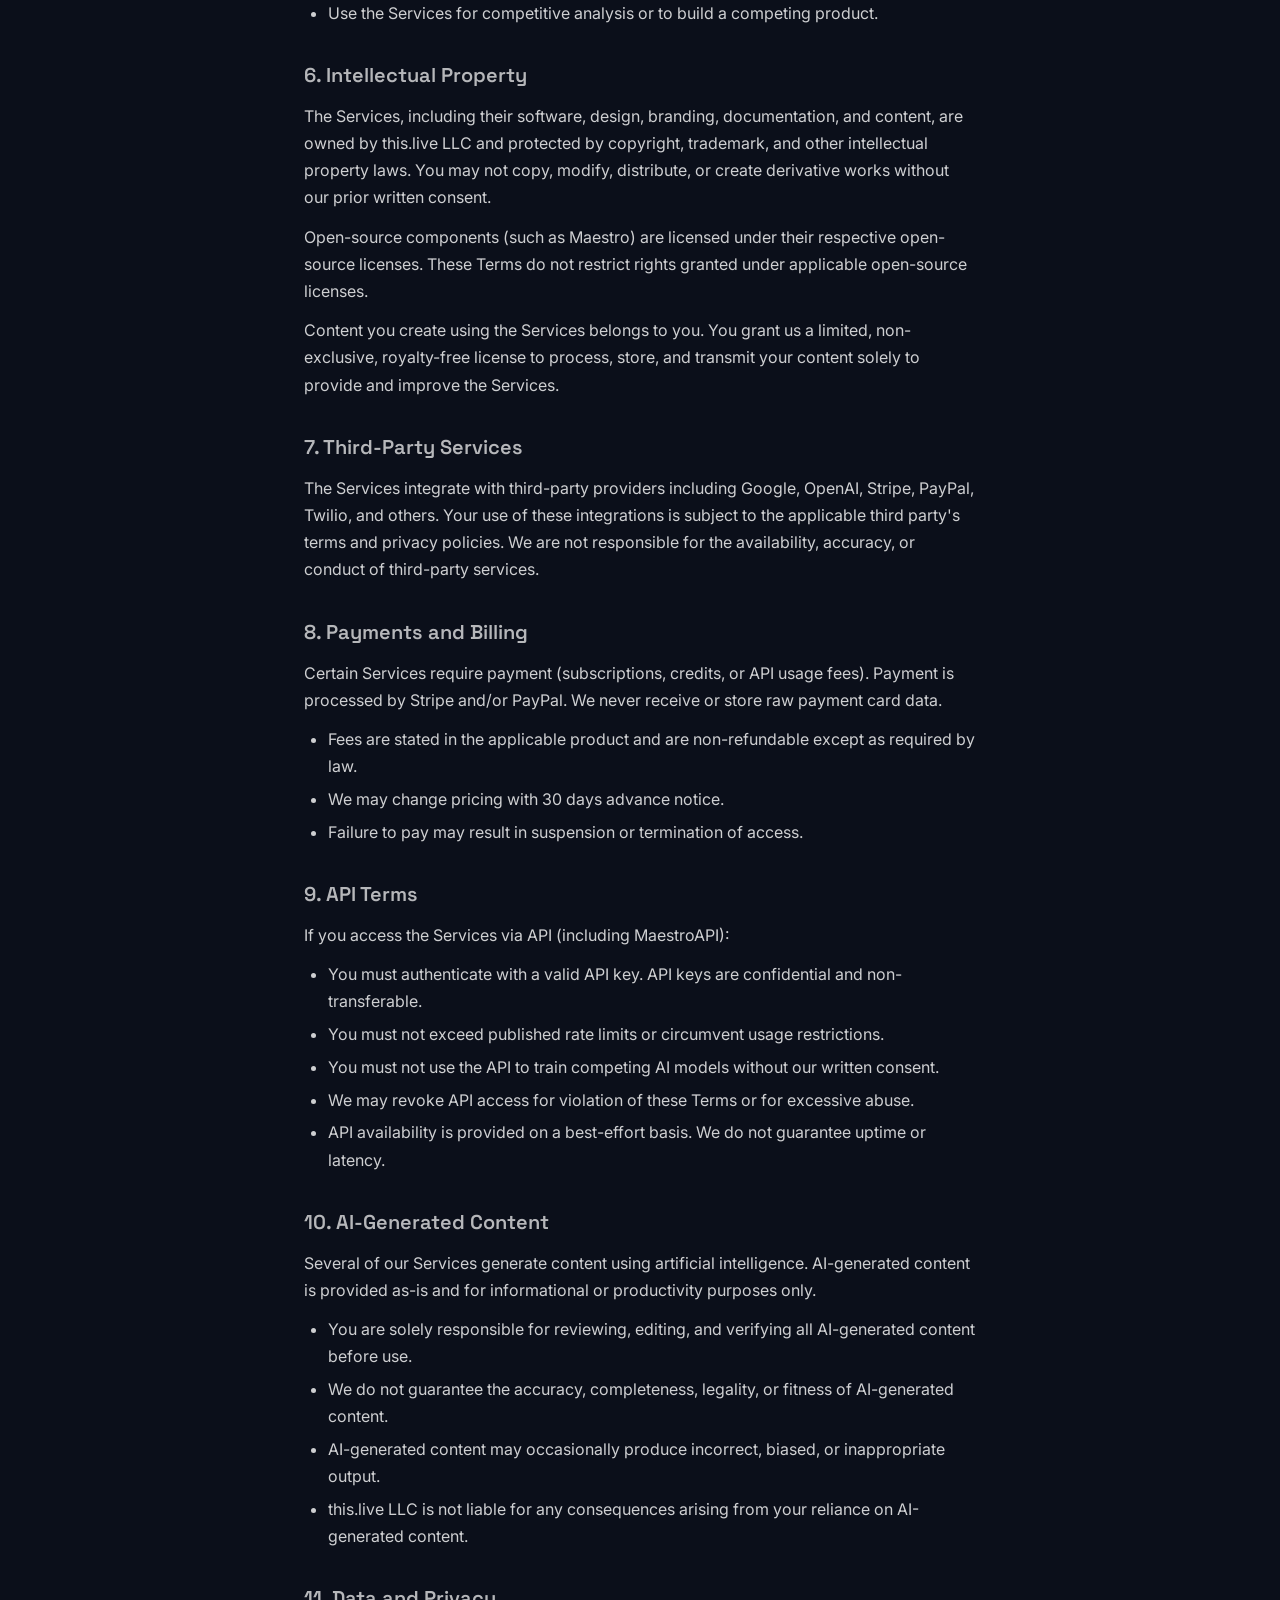
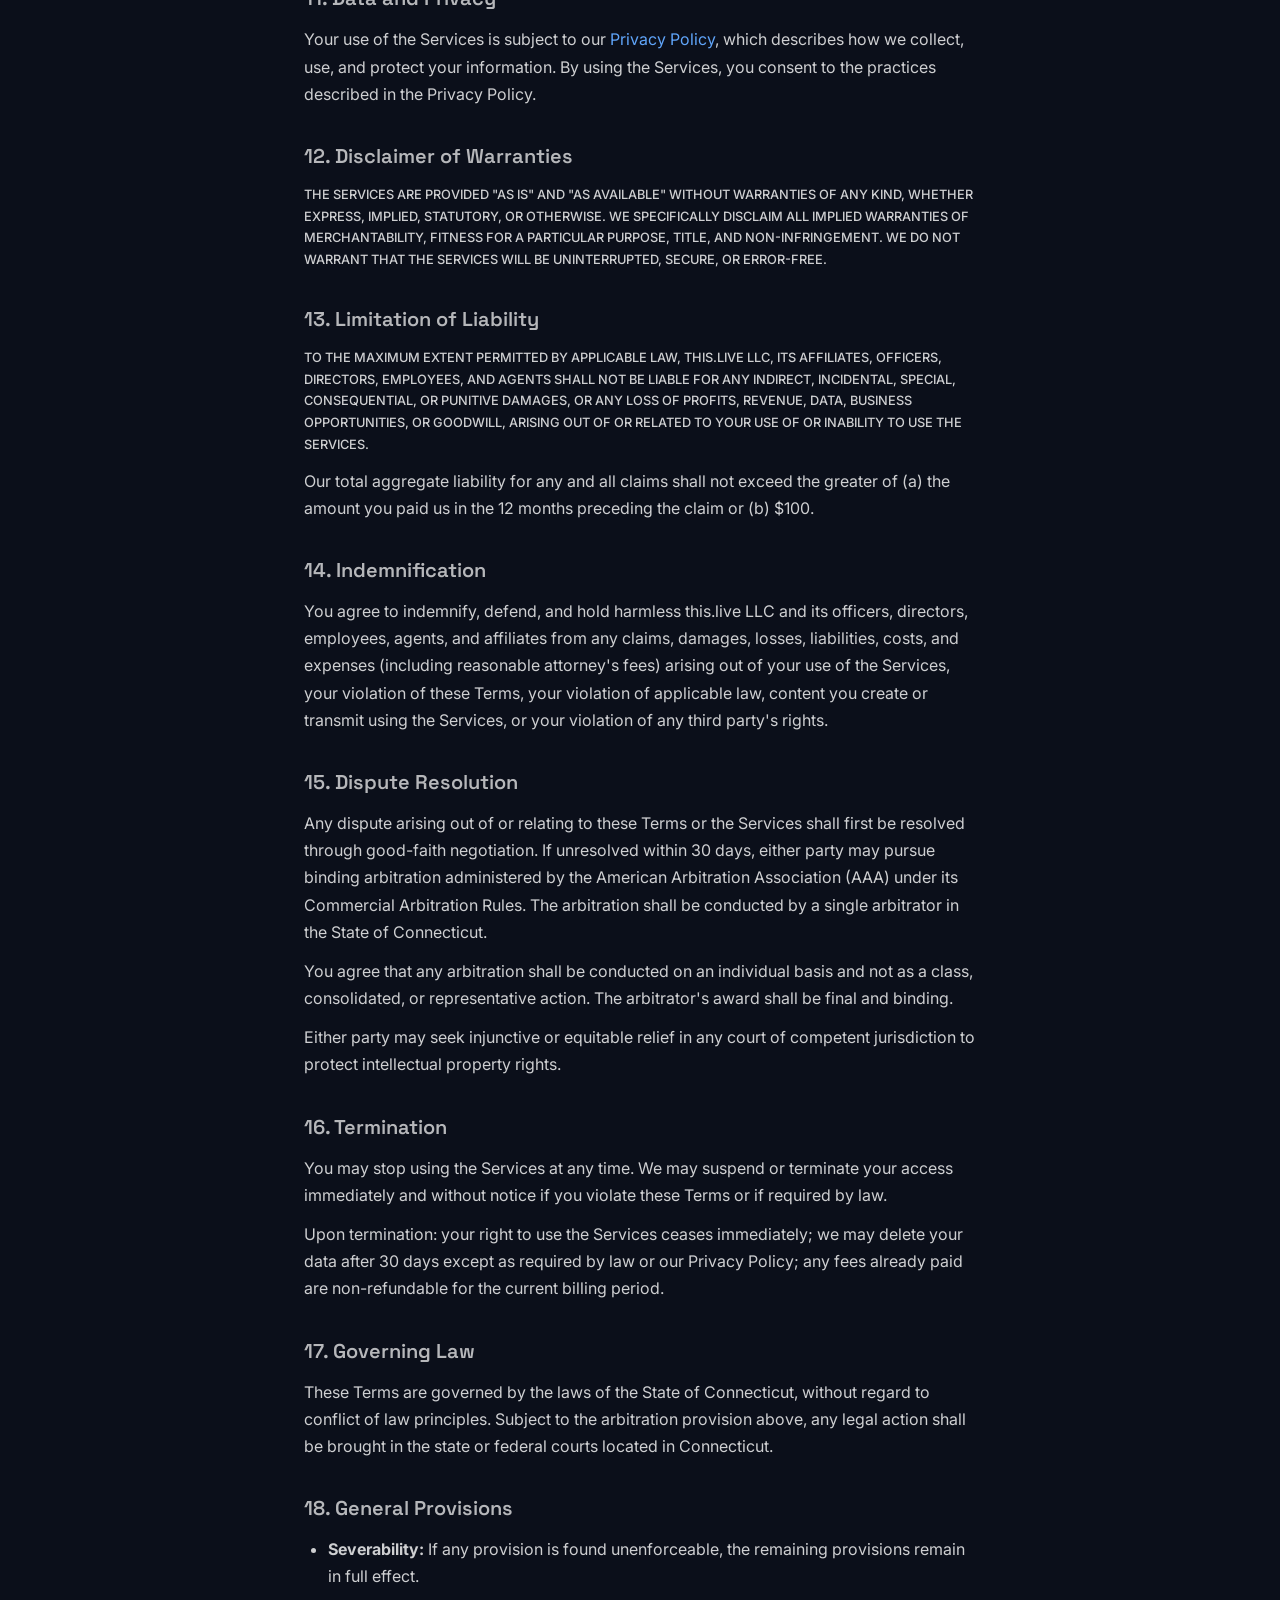
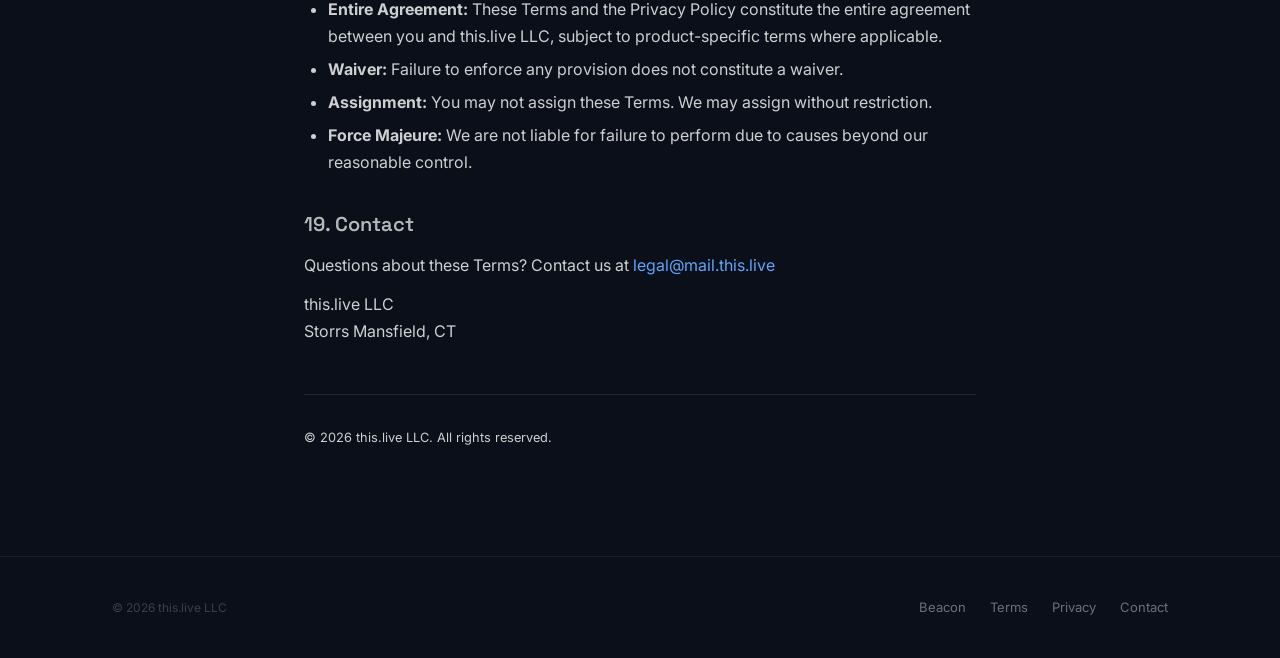
<file: terms.html>
<!DOCTYPE html>
<html lang="en">
<head>
  <meta charset="UTF-8">
  <meta name="viewport" content="width=device-width, initial-scale=1.0">
  <title>Terms of Service — this.live</title>
  <meta name="description" content="Terms of Service for this.live LLC and its products.">
  <link rel="icon" type="image/png" href="/favicon.png?v=2">
  <link rel="apple-touch-icon" href="/icon-180.png">
  <link rel="preconnect" href="https://fonts.googleapis.com">
  <link rel="preconnect" href="https://fonts.gstatic.com" crossorigin>
  <link href="https://fonts.googleapis.com/css2?family=Inter:wght@300;400;500;600;700&family=Space+Grotesk:wght@400;500;600;700&display=swap" rel="stylesheet">
  <link rel="stylesheet" href="style.css">
  <style>
    .legal { max-width: 720px; margin: 0 auto; padding: 4rem 1.5rem 6rem; }
    .legal h1 { font-family: 'Space Grotesk', sans-serif; font-size: 2rem; font-weight: 700; margin-bottom: 0.25rem; }
    .legal .meta { color: rgba(255,255,255,0.5); font-size: 0.875rem; margin-bottom: 2.5rem; }
    .legal h2 { font-family: 'Space Grotesk', sans-serif; font-size: 1.25rem; font-weight: 600; margin-top: 2rem; margin-bottom: 0.75rem; }
    .legal h3 { font-size: 1rem; font-weight: 600; margin-top: 1.25rem; margin-bottom: 0.5rem; }
    .legal p { color: rgba(255,255,255,0.8); line-height: 1.7; margin-bottom: 0.75rem; }
    .legal ul { color: rgba(255,255,255,0.8); line-height: 1.7; padding-left: 1.5rem; margin-bottom: 0.75rem; }
    .legal li { margin-bottom: 0.35rem; }
    .legal a { color: #60a5fa; text-decoration: none; }
    .legal a:hover { text-decoration: underline; }
    .legal .back { display: inline-block; margin-bottom: 2rem; color: rgba(255,255,255,0.5); font-size: 0.875rem; }
    .legal .back:hover { color: #fff; }
    .legal-footer { margin-top: 3rem; padding-top: 2rem; border-top: 1px solid rgba(255,255,255,0.1); font-size: 0.8rem; color: rgba(255,255,255,0.4); }
  </style>
</head>
<body>
  <div class="grain" aria-hidden="true"></div>

  <nav class="nav">
    <div class="nav-inner">
      <a href="/" class="logo">this.live</a>
      <div class="nav-links">
        <a href="/#products">Products</a>
        <a href="/#about">About</a>
        <a href="/#contact">Contact</a>
      </div>
    </div>
  </nav>

  <div class="legal">
    <a href="/" class="back">&larr; Back to home</a>
    <h1>Terms of Service</h1>
    <p class="meta">Effective: March 10, 2026 &mdash; this.live LLC</p>

    <h2>1. Agreement to Terms</h2>
    <p>By accessing or using any website, application, or service operated by this.live LLC ("Company," "we," "us"), including this.live, Beacon, Maestro, MaestroAPI, and any future products (collectively, the "Services"), you agree to be bound by these Terms of Service and our <a href="/privacy.html">Privacy Policy</a>. If you do not agree, do not use the Services.</p>
    <p>We reserve the right to update these Terms at any time. We will notify registered users of material changes by email at least 30 days before the change takes effect. Continued use after the effective date constitutes acceptance.</p>

    <h2>2. Company Overview</h2>
    <p>this.live LLC is an AI software studio. We design, build, and operate production-grade software products for operators and businesses. Our products include but are not limited to:</p>
    <ul>
      <li><strong>Beacon</strong> &mdash; AI-powered lead generation for local service businesses (<a href="https://beacon.this.live">beacon.this.live</a>). Subject to Beacon's product-specific <a href="https://beacon.this.live/terms">Terms</a> and <a href="https://beacon.this.live/privacy">Privacy Policy</a>.</li>
      <li><strong>Maestro</strong> &mdash; Self-improving LLM routing stack for self-hosted deployment.</li>
      <li><strong>MaestroAPI</strong> &mdash; Intelligent LLM routing as a hosted API service.</li>
      <li><strong>Brokernomex</strong> &mdash; Agentic trading infrastructure (coming soon).</li>
    </ul>
    <p>Each product may have its own product-specific terms and privacy policy. Where product-specific terms exist, they supplement and take precedence over these company-level Terms for that product.</p>

    <h2>3. Eligibility</h2>
    <p>You must be at least 18 years old and legally capable of entering into a binding agreement to use the Services. By using the Services, you represent that you meet these requirements.</p>

    <h2>4. Accounts</h2>
    <ul>
      <li>Certain Services require account registration. You must provide accurate information and keep your credentials secure.</li>
      <li>You are responsible for all activity under your account.</li>
      <li>Notify us immediately at <a href="mailto:legal@mail.this.live">legal@mail.this.live</a> if you suspect unauthorized access.</li>
      <li>We may suspend or terminate accounts that violate these Terms.</li>
    </ul>

    <h2>5. Acceptable Use</h2>
    <p>You agree not to use any of the Services to:</p>
    <ul>
      <li>Violate any applicable law, regulation, or third-party rights.</li>
      <li>Transmit malware, spam, or harmful content.</li>
      <li>Interfere with or disrupt the Services or their infrastructure.</li>
      <li>Reverse engineer, decompile, or attempt to extract source code from any proprietary Service.</li>
      <li>Resell, sublicense, or redistribute access to the Services without our written consent.</li>
      <li>Impersonate any person or entity.</li>
      <li>Use the Services for competitive analysis or to build a competing product.</li>
    </ul>

    <h2>6. Intellectual Property</h2>
    <p>The Services, including their software, design, branding, documentation, and content, are owned by this.live LLC and protected by copyright, trademark, and other intellectual property laws. You may not copy, modify, distribute, or create derivative works without our prior written consent.</p>
    <p>Open-source components (such as Maestro) are licensed under their respective open-source licenses. These Terms do not restrict rights granted under applicable open-source licenses.</p>
    <p>Content you create using the Services belongs to you. You grant us a limited, non-exclusive, royalty-free license to process, store, and transmit your content solely to provide and improve the Services.</p>

    <h2>7. Third-Party Services</h2>
    <p>The Services integrate with third-party providers including Google, OpenAI, Stripe, PayPal, Twilio, and others. Your use of these integrations is subject to the applicable third party's terms and privacy policies. We are not responsible for the availability, accuracy, or conduct of third-party services.</p>

    <h2>8. Payments and Billing</h2>
    <p>Certain Services require payment (subscriptions, credits, or API usage fees). Payment is processed by Stripe and/or PayPal. We never receive or store raw payment card data.</p>
    <ul>
      <li>Fees are stated in the applicable product and are non-refundable except as required by law.</li>
      <li>We may change pricing with 30 days advance notice.</li>
      <li>Failure to pay may result in suspension or termination of access.</li>
    </ul>

    <h2>9. API Terms</h2>
    <p>If you access the Services via API (including MaestroAPI):</p>
    <ul>
      <li>You must authenticate with a valid API key. API keys are confidential and non-transferable.</li>
      <li>You must not exceed published rate limits or circumvent usage restrictions.</li>
      <li>You must not use the API to train competing AI models without our written consent.</li>
      <li>We may revoke API access for violation of these Terms or for excessive abuse.</li>
      <li>API availability is provided on a best-effort basis. We do not guarantee uptime or latency.</li>
    </ul>

    <h2>10. AI-Generated Content</h2>
    <p>Several of our Services generate content using artificial intelligence. AI-generated content is provided as-is and for informational or productivity purposes only.</p>
    <ul>
      <li>You are solely responsible for reviewing, editing, and verifying all AI-generated content before use.</li>
      <li>We do not guarantee the accuracy, completeness, legality, or fitness of AI-generated content.</li>
      <li>AI-generated content may occasionally produce incorrect, biased, or inappropriate output.</li>
      <li>this.live LLC is not liable for any consequences arising from your reliance on AI-generated content.</li>
    </ul>

    <h2>11. Data and Privacy</h2>
    <p>Your use of the Services is subject to our <a href="/privacy.html">Privacy Policy</a>, which describes how we collect, use, and protect your information. By using the Services, you consent to the practices described in the Privacy Policy.</p>

    <h2>12. Disclaimer of Warranties</h2>
    <p style="text-transform:uppercase; font-size:0.8rem; font-weight:500;">The Services are provided "as is" and "as available" without warranties of any kind, whether express, implied, statutory, or otherwise. We specifically disclaim all implied warranties of merchantability, fitness for a particular purpose, title, and non-infringement. We do not warrant that the Services will be uninterrupted, secure, or error-free.</p>

    <h2>13. Limitation of Liability</h2>
    <p style="text-transform:uppercase; font-size:0.8rem; font-weight:500;">To the maximum extent permitted by applicable law, this.live LLC, its affiliates, officers, directors, employees, and agents shall not be liable for any indirect, incidental, special, consequential, or punitive damages, or any loss of profits, revenue, data, business opportunities, or goodwill, arising out of or related to your use of or inability to use the Services.</p>
    <p>Our total aggregate liability for any and all claims shall not exceed the greater of (a) the amount you paid us in the 12 months preceding the claim or (b) $100.</p>

    <h2>14. Indemnification</h2>
    <p>You agree to indemnify, defend, and hold harmless this.live LLC and its officers, directors, employees, agents, and affiliates from any claims, damages, losses, liabilities, costs, and expenses (including reasonable attorney's fees) arising out of your use of the Services, your violation of these Terms, your violation of applicable law, content you create or transmit using the Services, or your violation of any third party's rights.</p>

    <h2>15. Dispute Resolution</h2>
    <p>Any dispute arising out of or relating to these Terms or the Services shall first be resolved through good-faith negotiation. If unresolved within 30 days, either party may pursue binding arbitration administered by the American Arbitration Association (AAA) under its Commercial Arbitration Rules. The arbitration shall be conducted by a single arbitrator in the State of Connecticut.</p>
    <p>You agree that any arbitration shall be conducted on an individual basis and not as a class, consolidated, or representative action. The arbitrator's award shall be final and binding.</p>
    <p>Either party may seek injunctive or equitable relief in any court of competent jurisdiction to protect intellectual property rights.</p>

    <h2>16. Termination</h2>
    <p>You may stop using the Services at any time. We may suspend or terminate your access immediately and without notice if you violate these Terms or if required by law.</p>
    <p>Upon termination: your right to use the Services ceases immediately; we may delete your data after 30 days except as required by law or our Privacy Policy; any fees already paid are non-refundable for the current billing period.</p>

    <h2>17. Governing Law</h2>
    <p>These Terms are governed by the laws of the State of Connecticut, without regard to conflict of law principles. Subject to the arbitration provision above, any legal action shall be brought in the state or federal courts located in Connecticut.</p>

    <h2>18. General Provisions</h2>
    <ul>
      <li><strong>Severability:</strong> If any provision is found unenforceable, the remaining provisions remain in full effect.</li>
      <li><strong>Entire Agreement:</strong> These Terms and the Privacy Policy constitute the entire agreement between you and this.live LLC, subject to product-specific terms where applicable.</li>
      <li><strong>Waiver:</strong> Failure to enforce any provision does not constitute a waiver.</li>
      <li><strong>Assignment:</strong> You may not assign these Terms. We may assign without restriction.</li>
      <li><strong>Force Majeure:</strong> We are not liable for failure to perform due to causes beyond our reasonable control.</li>
    </ul>

    <h2>19. Contact</h2>
    <p>Questions about these Terms? Contact us at <a href="mailto:legal@mail.this.live">legal@mail.this.live</a></p>
    <p>this.live LLC<br>Storrs Mansfield, CT</p>

    <div class="legal-footer">
      <p>&copy; 2026 this.live LLC. All rights reserved.</p>
    </div>
  </div>

  <footer class="footer">
    <div class="container footer-inner">
      <span class="footer-copy">&copy; 2026 this.live LLC</span>
      <div class="footer-links">
        <a href="https://beacon.this.live" target="_blank" rel="noopener">Beacon</a>
        <a href="/terms.html">Terms</a>
        <a href="/privacy.html">Privacy</a>
        <a href="mailto:hello@mail.this.live">Contact</a>
      </div>
    </div>
  </footer>
</body>
</html>
</file>
<file: style.css>
*, *::before, *::after { margin: 0; padding: 0; box-sizing: border-box; }

:root {
  --bg: #0B0F1A;
  --bg-nav: rgba(11, 15, 26, 0.8);
  --surface: rgba(255, 255, 255, 0.03);
  --surface-hover: rgba(255, 255, 255, 0.06);
  --accent: #00D4FF;
  --accent-glow: rgba(0, 212, 255, 0.35);
  --accent-soft: rgba(0, 212, 255, 0.08);
  --indigo: #6366F1;
  --indigo-soft: rgba(99, 102, 241, 0.10);
  --violet: #8B5CF6;
  --blue: #3B82F6;
  --text: #FFFFFF;
  --text-body: rgba(255, 255, 255, 0.7);
  --text-muted: rgba(255, 255, 255, 0.4);
  --text-subtle: rgba(255, 255, 255, 0.2);
  --border: rgba(255, 255, 255, 0.06);
  --border-hover: rgba(255, 255, 255, 0.12);
  --radius: 16px;
}

html { scroll-behavior: smooth; background: var(--bg); }

body {
  font-family: 'Inter', -apple-system, BlinkMacSystemFont, sans-serif;
  font-size: 16px;
  line-height: 1.6;
  color: var(--text-body);
  background: var(--bg);
  -webkit-font-smoothing: antialiased;
  -moz-osx-font-smoothing: grayscale;
  overflow-x: hidden;
}

/* ── Container ── */
.container {
  max-width: 1120px;
  margin: 0 auto;
  padding: 0 32px;
}

/* ── Nav ── */
.nav {
  position: fixed;
  top: 0; left: 0; right: 0;
  height: 64px;
  background: var(--bg-nav);
  backdrop-filter: blur(24px) saturate(1.4);
  -webkit-backdrop-filter: blur(24px) saturate(1.4);
  border-bottom: 1px solid var(--border);
  z-index: 100;
  display: flex;
  align-items: center;
  padding: 0 32px;
}

.nav-inner {
  max-width: 1120px;
  width: 100%;
  margin: 0 auto;
  display: flex;
  align-items: center;
  justify-content: space-between;
}

.logo {
  font-family: 'Space Grotesk', sans-serif;
  font-size: 20px;
  font-weight: 700;
  color: var(--text);
  text-decoration: none;
  letter-spacing: -0.02em;
}

.logo-dot { color: var(--accent); }

.nav-links { display: flex; gap: 32px; }

.nav-links a {
  text-decoration: none;
  color: var(--text-muted);
  font-weight: 500;
  font-size: 14px;
  transition: color 0.2s;
}

.nav-links a:hover { color: var(--text); }

/* ── Buttons ── */
.btn {
  display: inline-flex;
  align-items: center;
  justify-content: center;
  padding: 12px 28px;
  border-radius: 10px;
  font-size: 14px;
  font-weight: 600;
  text-decoration: none;
  transition: all 0.25s;
  cursor: pointer;
  border: none;
  font-family: 'Inter', sans-serif;
}

.btn-primary {
  background: var(--accent);
  color: var(--bg);
}

.btn-primary:hover {
  background: #33DDFF;
  box-shadow: 0 0 32px var(--accent-glow), 0 4px 16px rgba(0, 0, 0, 0.3);
  transform: translateY(-1px);
}

.btn-outline {
  background: transparent;
  color: var(--accent);
  border: 1px solid rgba(0, 212, 255, 0.3);
}

.btn-outline:hover {
  border-color: var(--accent);
  background: rgba(0, 212, 255, 0.06);
  box-shadow: 0 0 24px rgba(0, 212, 255, 0.1);
}

.btn-disabled {
  background: rgba(255, 255, 255, 0.04);
  color: var(--text-muted);
  cursor: default;
  pointer-events: none;
  border: 1px solid var(--border);
}

/* ── Hero ── */
.hero {
  padding: 180px 0 140px;
  position: relative;
  overflow: hidden;
  text-align: center;
}

.hero-particles {
  position: absolute;
  inset: 0;
  z-index: 0;
  pointer-events: none;
}

.hero-orb {
  position: absolute;
  border-radius: 50%;
  pointer-events: none;
  filter: blur(140px);
}

.hero-orb--1 {
  width: 600px; height: 600px;
  background: rgba(0, 212, 255, 0.07);
  top: -200px; right: -100px;
}

.hero-orb--2 {
  width: 500px; height: 500px;
  background: rgba(99, 102, 241, 0.06);
  bottom: -150px; left: -150px;
}

.hero-orb--3 {
  width: 300px; height: 300px;
  background: rgba(139, 92, 246, 0.05);
  top: 50%; left: 60%;
  transform: translate(-50%, -50%);
}

.hero-content {
  position: relative;
  z-index: 1;
  display: flex;
  flex-direction: column;
  align-items: center;
}

.hero-eyebrow {
  font-family: 'JetBrains Mono', monospace;
  font-size: 13px;
  font-weight: 500;
  letter-spacing: 0.06em;
  text-transform: uppercase;
  color: var(--accent);
  margin-bottom: 24px;
  opacity: 0.8;
}

.hero-title {
  font-family: 'Space Grotesk', sans-serif;
  font-weight: 700;
  font-size: clamp(40px, 6vw, 72px);
  color: var(--text);
  letter-spacing: -0.03em;
  line-height: 1.1;
  margin-bottom: 24px;
}

.hero-accent {
  background: linear-gradient(135deg, var(--accent), var(--indigo));
  -webkit-background-clip: text;
  -webkit-text-fill-color: transparent;
  background-clip: text;
}

.hero-desc {
  max-width: 580px;
  color: var(--text-body);
  font-size: 17px;
  line-height: 1.7;
  margin-bottom: 40px;
}

.hero-products {
  display: flex;
  align-items: center;
  gap: 12px;
  margin-bottom: 40px;
  flex-wrap: wrap;
  justify-content: center;
}

.hero-chip {
  display: inline-flex;
  align-items: center;
  gap: 8px;
  padding: 8px 18px;
  border-radius: 100px;
  font-size: 14px;
  font-weight: 500;
  color: var(--text-muted);
  text-decoration: none;
  border: 1px solid var(--border);
  background: var(--surface);
  transition: all 0.25s;
}

.hero-chip:hover {
  color: var(--text);
  border-color: var(--border-hover);
  background: var(--surface-hover);
  transform: translateY(-2px);
}

.hero-chip-dot {
  width: 6px; height: 6px;
  border-radius: 50%;
  display: inline-block;
}

.hero-chip--beacon .hero-chip-dot { background: var(--accent); }
.hero-chip--lite .hero-chip-dot { background: var(--indigo); }
.hero-chip--maestro .hero-chip-dot { background: var(--violet); }

.hero-chip--beacon:hover { border-color: rgba(0, 212, 255, 0.3); color: var(--accent); }
.hero-chip--lite:hover { border-color: rgba(99, 102, 241, 0.3); color: var(--indigo); }
.hero-chip--maestro:hover { border-color: rgba(139, 92, 246, 0.3); color: var(--violet); }

/* ── Sections ── */
.section {
  padding: 140px 0;
}

.section--demo {
  padding: 120px 0;
  background: linear-gradient(180deg, transparent, rgba(0, 212, 255, 0.02), transparent);
}

.section--about {
  padding: 120px 0;
}

.section-header {
  text-align: center;
  margin-bottom: 64px;
}

.section-label {
  font-family: 'JetBrains Mono', monospace;
  font-size: 12px;
  font-weight: 500;
  letter-spacing: 0.1em;
  text-transform: uppercase;
  color: var(--accent);
  margin-bottom: 16px;
}

.section-title {
  font-family: 'Space Grotesk', sans-serif;
  font-weight: 700;
  font-size: clamp(28px, 4vw, 42px);
  color: var(--text);
  letter-spacing: -0.02em;
  margin-bottom: 16px;
}

.section-desc {
  max-width: 520px;
  margin: 0 auto;
  color: var(--text-muted);
  font-size: 16px;
  line-height: 1.7;
}

/* ── Product Cards ── */
.cards {
  display: grid;
  grid-template-columns: repeat(2, 1fr);
  gap: 20px;
}

.card {
  background: var(--surface);
  border: 1px solid var(--border);
  border-radius: var(--radius);
  padding: 32px;
  display: flex;
  flex-direction: column;
  transition: all 0.3s ease;
  backdrop-filter: blur(12px);
  -webkit-backdrop-filter: blur(12px);
}

.card:hover {
  background: var(--surface-hover);
  border-color: var(--border-hover);
  transform: translateY(-4px);
}

.card--beacon:hover { box-shadow: 0 8px 48px rgba(0, 212, 255, 0.08), 0 0 0 1px rgba(0, 212, 255, 0.1); }
.card--lite:hover { box-shadow: 0 8px 48px rgba(99, 102, 241, 0.08), 0 0 0 1px rgba(99, 102, 241, 0.1); }
.card--maestro:hover { box-shadow: 0 8px 48px rgba(139, 92, 246, 0.08), 0 0 0 1px rgba(139, 92, 246, 0.1); }
.card--bnx:hover { box-shadow: 0 8px 48px rgba(59, 130, 246, 0.08), 0 0 0 1px rgba(59, 130, 246, 0.1); }

.card-top {
  display: flex;
  align-items: center;
  justify-content: space-between;
  margin-bottom: 20px;
}

.card-logo {
  width: 48px;
  height: 48px;
  border-radius: 12px;
  object-fit: cover;
}

.card-name {
  font-family: 'Space Grotesk', sans-serif;
  font-size: 22px;
  font-weight: 600;
  color: var(--text);
  margin-bottom: 6px;
}

.card-tagline {
  font-size: 14px;
  font-weight: 500;
  margin-bottom: 12px;
}

.card-tagline--cyan { color: var(--accent); }
.card-tagline--indigo { color: var(--indigo); }
.card-tagline--violet { color: var(--violet); }
.card-tagline--blue { color: var(--blue); }

.card-desc {
  color: var(--text-body);
  font-size: 14px;
  line-height: 1.7;
  flex: 1;
  margin-bottom: 24px;
}

.card .btn { align-self: flex-start; }

/* ── Badge ── */
.badge {
  display: inline-flex;
  align-items: center;
  padding: 4px 12px;
  border-radius: 100px;
  font-size: 11px;
  font-weight: 600;
  text-transform: uppercase;
  letter-spacing: 0.06em;
  font-family: 'JetBrains Mono', monospace;
}

.badge--live {
  background: rgba(0, 212, 255, 0.1);
  color: var(--accent);
  border: 1px solid rgba(0, 212, 255, 0.2);
}

.badge--soon {
  background: rgba(255, 255, 255, 0.04);
  color: var(--text-muted);
  border: 1px solid var(--border);
}

/* ── Demo ── */
.demo-window {
  background: rgba(255, 255, 255, 0.02);
  border-radius: 16px;
  box-shadow: 0 4px 64px rgba(0, 0, 0, 0.4), 0 0 0 1px var(--border);
  overflow: hidden;
}

.demo-toolbar {
  background: rgba(255, 255, 255, 0.03);
  border-bottom: 1px solid var(--border);
  padding: 14px 20px;
  display: flex;
  align-items: center;
  gap: 16px;
}

.demo-dots { display: flex; gap: 8px; }

.demo-dot {
  width: 12px; height: 12px;
  border-radius: 50%;
  display: inline-block;
}

.demo-dot--red { background: #EF5350; }
.demo-dot--yellow { background: #FFA726; }
.demo-dot--green { background: #66BB6A; }

.demo-url-bar {
  display: flex;
  align-items: center;
  gap: 8px;
  background: rgba(255, 255, 255, 0.04);
  border: 1px solid var(--border);
  border-radius: 8px;
  padding: 6px 14px;
  flex: 1;
  max-width: 320px;
  color: var(--text-muted);
  font-size: 13px;
  font-family: 'JetBrains Mono', monospace;
}

.demo-body { padding: 24px; }

.demo-search-bar {
  display: flex;
  align-items: center;
  gap: 12px;
  background: rgba(255, 255, 255, 0.03);
  border: 1px solid var(--border);
  border-radius: 10px;
  padding: 14px 20px;
  margin-bottom: 20px;
}

.demo-search-icon { color: var(--text-muted); display: flex; flex-shrink: 0; }

.demo-search-text {
  font-size: 14px;
  font-weight: 500;
  color: var(--text);
  flex: 1;
}

.demo-results-badge {
  background: var(--accent-soft);
  color: var(--accent);
  font-size: 11px;
  font-weight: 600;
  padding: 4px 14px;
  border-radius: 100px;
  border: 1px solid rgba(0, 212, 255, 0.15);
  font-family: 'JetBrains Mono', monospace;
  white-space: nowrap;
}

.lead-tiles {
  display: grid;
  grid-template-columns: repeat(3, 1fr);
  gap: 16px;
}

.lead-tile {
  background: var(--surface);
  border: 1px solid var(--border);
  border-radius: 12px;
  padding: 20px;
  display: flex;
  flex-direction: column;
  gap: 12px;
  transition: all 0.2s;
}

.lead-tile:hover {
  border-color: var(--border-hover);
  transform: translateY(-2px);
}

.lead-tile__header {
  display: flex;
  align-items: flex-start;
  gap: 10px;
}

.lead-tile__avatar {
  width: 36px; height: 36px;
  border-radius: 50%;
  background: var(--accent-soft);
  color: var(--accent);
  font-size: 12px;
  font-weight: 700;
  display: flex;
  align-items: center;
  justify-content: center;
  flex-shrink: 0;
  font-family: 'JetBrains Mono', monospace;
}

.lead-tile__meta {
  display: flex;
  flex-direction: column;
  flex: 1;
  min-width: 0;
}

.lead-tile__name {
  font-size: 14px;
  font-weight: 600;
  color: var(--text);
  white-space: nowrap;
  overflow: hidden;
  text-overflow: ellipsis;
}

.lead-tile__location {
  font-size: 12px;
  color: var(--text-muted);
}

.lead-tile__score {
  font-size: 10px;
  font-weight: 600;
  padding: 2px 8px;
  border-radius: 6px;
  white-space: nowrap;
  flex-shrink: 0;
  font-family: 'JetBrains Mono', monospace;
}

.score-high {
  background: rgba(239, 68, 68, 0.1);
  color: #f87171;
  border: 1px solid rgba(239, 68, 68, 0.15);
}

.score-med {
  background: rgba(251, 191, 36, 0.1);
  color: #fbbf24;
  border: 1px solid rgba(251, 191, 36, 0.15);
}

.lead-tile__signals {
  display: flex;
  flex-wrap: wrap;
  gap: 4px;
}

.signal {
  font-size: 10px;
  font-weight: 500;
  padding: 2px 8px;
  border-radius: 4px;
}

.signal--red { background: rgba(239, 68, 68, 0.08); color: #f87171; }
.signal--yellow { background: rgba(251, 191, 36, 0.08); color: #fbbf24; }
.signal--blue { background: rgba(59, 130, 246, 0.08); color: #60a5fa; }
.signal--cyan { background: var(--accent-soft); color: var(--accent); }

.lead-tile__contact {
  font-size: 12px;
  color: var(--text-muted);
  line-height: 1.6;
}

.lead-tile__contact .dot {
  margin: 0 4px;
  opacity: 0.4;
}

.lead-tile__actions {
  display: flex;
  gap: 8px;
  margin-top: auto;
}

.tile-btn {
  font-size: 12px;
  font-weight: 600;
  padding: 8px 14px;
  border-radius: 8px;
  cursor: pointer;
  border: none;
  font-family: 'Inter', sans-serif;
  transition: all 0.2s;
}

.tile-btn--primary {
  background: var(--accent);
  color: var(--bg);
}

.tile-btn--primary:hover {
  background: #33DDFF;
}

.tile-btn--ghost {
  background: transparent;
  color: var(--text-muted);
  border: 1px solid var(--border);
}

.tile-btn--ghost:hover {
  color: var(--text);
  border-color: var(--border-hover);
}

.demo-footer-bar {
  margin-top: 16px;
  text-align: center;
  font-size: 13px;
  color: var(--text-muted);
  padding-top: 16px;
  border-top: 1px solid var(--border);
}

.demo-footer-bar a {
  color: var(--accent);
  font-weight: 500;
  text-decoration: none;
}

.demo-footer-bar a:hover { text-decoration: underline; }

/* ── About ── */
.about-body {
  max-width: 640px;
  margin: 0 auto;
  text-align: center;
}

.about-body p {
  color: var(--text-body);
  font-size: 16px;
  line-height: 1.8;
  margin-bottom: 20px;
}

.about-cta {
  display: flex;
  justify-content: center;
  margin-top: 40px;
}

/* ── Footer ── */
.footer {
  border-top: 1px solid var(--border);
  padding: 40px 0;
  margin-top: 0;
}

.footer-inner {
  display: flex;
  align-items: center;
  justify-content: space-between;
  flex-wrap: wrap;
  gap: 20px;
}

.footer-brand {
  display: flex;
  flex-direction: column;
  gap: 4px;
}

.footer-logo {
  font-family: 'Space Grotesk', sans-serif;
  font-size: 16px;
  font-weight: 700;
  color: var(--text);
  letter-spacing: -0.02em;
}

.footer-copy {
  font-size: 12px;
  color: var(--text-subtle);
}

.footer-links { display: flex; gap: 24px; }

.footer-links a {
  font-size: 13px;
  color: var(--text-muted);
  text-decoration: none;
  transition: color 0.2s;
}

.footer-links a:hover { color: var(--text); }

.footer-social { display: flex; gap: 16px; }

.footer-social a {
  color: var(--text-subtle);
  transition: color 0.2s;
  display: flex;
}

.footer-social a:hover { color: var(--accent); }

/* ── Scroll Animations ── */
.fade-in-up {
  opacity: 0;
  transform: translateY(24px);
  transition: opacity 0.6s ease, transform 0.6s ease;
}

.fade-in-up.is-visible {
  opacity: 1;
  transform: translateY(0);
}

.cards .fade-in-up:nth-child(2) { transition-delay: 0.08s; }
.cards .fade-in-up:nth-child(3) { transition-delay: 0.16s; }
.cards .fade-in-up:nth-child(4) { transition-delay: 0.24s; }

/* ── Responsive ── */
@media (max-width: 768px) {
  .nav { padding: 0 16px; }
  .nav-links { gap: 20px; }
  .container { padding: 0 20px; }
  .hero { padding: 140px 0 100px; }
  .hero-title { font-size: clamp(32px, 8vw, 48px); }
  .section { padding: 80px 0; }
  .section--demo { padding: 80px 0; }
  .section--about { padding: 80px 0; }
  .cards { grid-template-columns: 1fr; }
  .lead-tiles { grid-template-columns: 1fr; }
  .demo-body { padding: 16px; }
  .demo-url-bar { display: none; }
  .footer-inner { flex-direction: column; align-items: flex-start; }
}

@media (max-width: 480px) {
  .nav-links { gap: 14px; }
  .nav-links a { font-size: 13px; }
  .hero { padding: 120px 0 80px; }
  .hero-products { gap: 8px; }
  .hero-chip { padding: 6px 14px; font-size: 13px; }
  .section { padding: 64px 0; }
  .section--demo { padding: 64px 0; }
  .section--about { padding: 64px 0; }
  .footer-links { flex-wrap: wrap; gap: 16px; }
}
</file>
